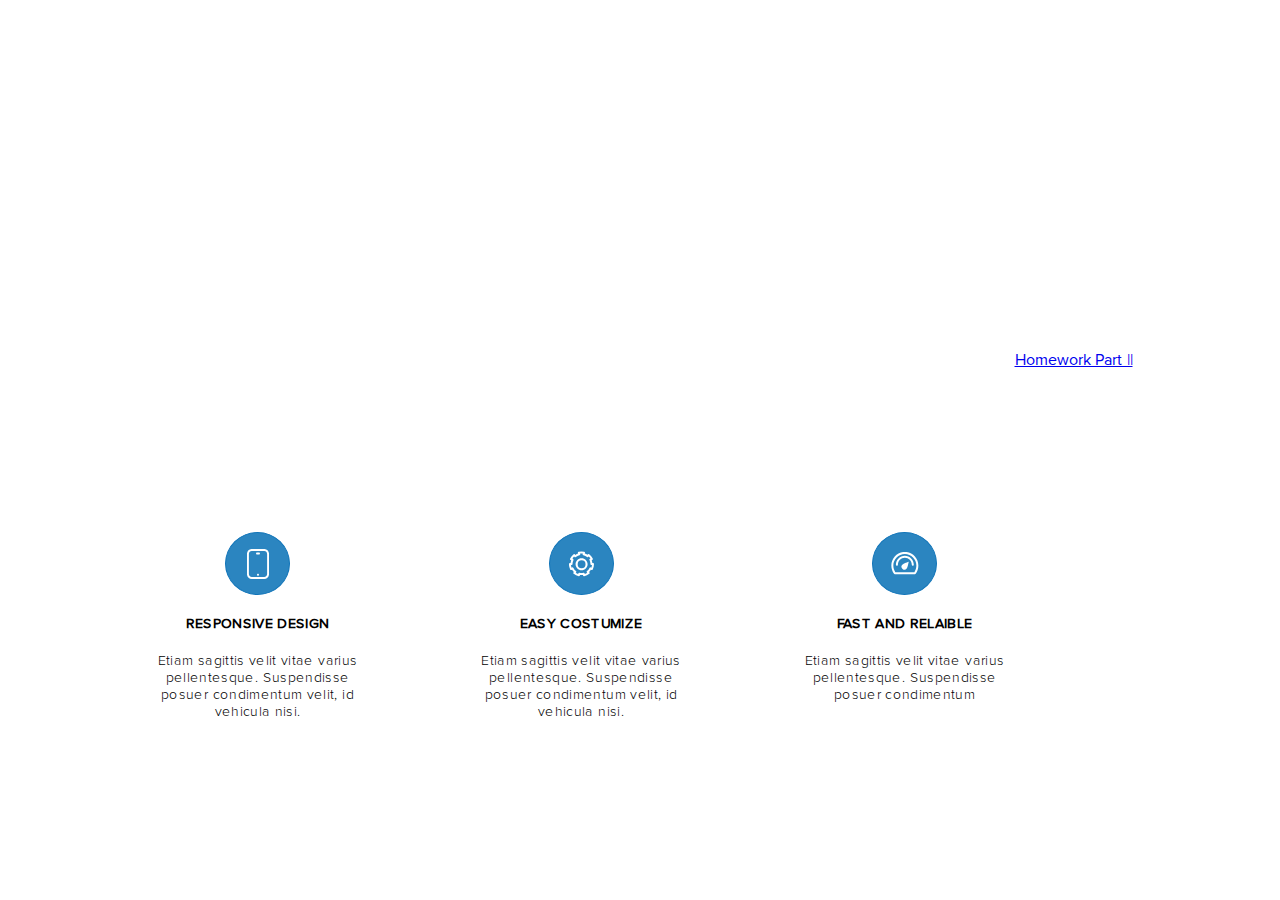
<file: index.html>
<!DOCTYPE html>
<html lang="en">

<head>
    <meta charset="UTF-8">
    <meta http-equiv="X-UA-Compatible" content="IE=edge">
    <meta name="viewport" content="width=device-width, initial-scale=1.0">
    <link rel="stylesheet" href="./styles/main.css">
    <link rel="shortcut icon" href="http://flukeout.github.io/favicon.png " type="image/x-icon">
    <title>Beetroot Homework | CSS Selectors | Part 1</title>
</head>

<body>

    <footer class="footer">
        <div class="card right">
            <div class="icon">
                <svg xmlns="http://www.w3.org/2000/svg" width="22" height="30" viewBox="0 0 22 30">
                    <g>
                        <g>
                            <path fill="#fff"
                                d="M17.266 29.975H4.736c-2.632 0-4.772-2.224-4.772-4.958V4.944c0-2.734 2.14-4.958 4.771-4.958h12.531c2.631 0 4.772 2.224 4.772 4.958v20.073c0 2.734-2.14 4.958-4.772 4.958zM4.736 1.996c-1.565 0-2.837 1.322-2.837 2.948v20.073c0 1.626 1.272 2.948 2.836 2.948h12.531c1.565 0 2.837-1.322 2.837-2.948V4.944c0-1.626-1.272-2.948-2.837-2.948zM11 26.818c-.533 0-.967-.45-.967-1.005 0-.555.434-1.005.967-1.005.533 0 .968.45.968 1.005 0 .555-.435 1.005-.968 1.005zm.968-21.387h-1.935c-.534 0-.968-.45-.968-1.005 0-.556.434-1.006.968-1.006h1.935c.534 0 .967.45.967 1.006 0 .555-.433 1.005-.967 1.005z" />
                        </g>
                    </g>
                </svg>
            </div>
            <h3>responsive design</h3>
            <p>Etiam sagittis velit vitae varius pellentesque. Suspendisse posuer condimentum velit, id vehicula nisi.
            </p>
        </div>
        <div class="card middle">
            <div class="icon">
                <svg xmlns="http://www.w3.org/2000/svg" width="25" height="26" viewBox="0 0 25 26">
                    <g>
                        <g>
                            <path fill="#fff"
                                d="M12.59 19.296c-3.315 0-6.012-2.701-6.012-6.022 0-3.32 2.697-6.022 6.013-6.022 3.315 0 6.012 2.702 6.012 6.022 0 3.32-2.697 6.022-6.012 6.022zm0-10.037a4.016 4.016 0 0 0 0 8.03 4.016 4.016 0 0 0 0-8.03zM9.92 25.29a.99.99 0 0 1-.221-.024 12.547 12.547 0 0 1-5.026-2.418 1.003 1.003 0 0 1-.16-1.41l.393-.493a11.047 11.047 0 0 1-1.803-2.261l-.57.276a1 1 0 0 1-1.34-.464 12.444 12.444 0 0 1-1.25-5.441 1.005 1.005 0 0 1 1-1.006l.624-.001c.088-.97.303-1.913.644-2.826l-.57-.274a1.001 1.001 0 0 1-.47-1.339A12.654 12.654 0 0 1 4.633 3.24a1.003 1.003 0 0 1 1.409.154l.394.491A11.058 11.058 0 0 1 9.04 2.623l-.142-.616A1.006 1.006 0 0 1 9.65.803a12.704 12.704 0 0 1 5.567-.017c.54.12.88.657.759 1.198l-.137.617c.918.298 1.8.72 2.61 1.25l.392-.495a.998.998 0 0 1 1.407-.163 12.652 12.652 0 0 1 3.49 4.345 1.005 1.005 0 0 1-.462 1.343l-.57.277c.349.917.571 1.864.663 2.833l.614-.008a1 1 0 0 1 1.015 1.004c0 1.948-.416 3.778-1.238 5.485a1.007 1.007 0 0 1-.572.511.995.995 0 0 1-.766-.043l-.572-.276a11.127 11.127 0 0 1-1.798 2.265l.393.493a1.005 1.005 0 0 1-.158 1.41 12.554 12.554 0 0 1-5.02 2.427.995.995 0 0 1-1.2-.754l-.14-.614c-.971.134-1.919.135-2.89.003l-.138.614a1.008 1.008 0 0 1-.978.782zm-3.184-3.425c.758.494 1.581.89 2.438 1.174l.118-.523a1.005 1.005 0 0 1 1.198-.758 8.73 8.73 0 0 0 3.977-.004.998.998 0 0 1 1.2.755l.119.524a10.594 10.594 0 0 0 2.436-1.178l-.333-.419a1.005 1.005 0 0 1 .156-1.41 9.042 9.042 0 0 0 2.476-3.117 1 1 0 0 1 1.338-.468l.488.235c.317-.86.518-1.753.601-2.67l-.52.006c-.265-.032-.526-.1-.716-.288a1.006 1.006 0 0 1-.3-.712 8.886 8.886 0 0 0-.907-3.895 1.004 1.004 0 0 1 .462-1.342l.485-.237a10.69 10.69 0 0 0-1.695-2.11l-.333.42a1.001 1.001 0 0 1-1.407.164 8.844 8.844 0 0 0-3.585-1.717 1.003 1.003 0 0 1-.758-1.198l.116-.523a10.76 10.76 0 0 0-2.704.009l.122.523a1.005 1.005 0 0 1-.752 1.204c-1.302.3-2.538.9-3.576 1.733a1 1 0 0 1-1.408-.154l-.335-.416a10.648 10.648 0 0 0-1.682 2.12l.487.235c.499.239.71.839.47 1.338a8.885 8.885 0 0 0-.885 3.863c0 .554-.447 1.024-1 1.025h-.53c.086.908.289 1.791.605 2.642l.486-.236a1.004 1.004 0 0 1 1.34.465 9.03 9.03 0 0 0 2.48 3.111 1.003 1.003 0 0 1 .16 1.41z" />
                        </g>
                    </g>
                </svg>
            </div>
            <h3>easy costumize</h3>
            <p>Etiam sagittis velit vitae varius pellentesque. Suspendisse posuer condimentum velit, id vehicula
                nisi.
            </p>
        </div>
        <div class="card left">
            <div class="icon">
                <svg xmlns="http://www.w3.org/2000/svg" width="28" height="23" viewBox="0 0 28 23">
                    <g>
                        <g>
                            <path fill="#fff"
                                d="M17.703 9.654s-.98 5.702-2.028 6.94a2.91 2.91 0 0 1-4.121.333 2.959 2.959 0 0 1-.33-4.151c1.046-1.238 6.48-3.122 6.48-3.122zm6.197 12.51H3.804a.998.998 0 0 1-.792-.393C1.31 19.548.335 16.565.335 13.586.335 6.038 6.4-.104 13.852-.104c7.454 0 13.517 6.13 13.517 13.665 0 2.995-.975 5.988-2.676 8.21a.997.997 0 0 1-.793.393zM4.313 20.147h19.08c1.26-1.83 1.974-4.201 1.974-6.586 0-6.422-5.166-11.647-11.515-11.647S2.338 7.15 2.338 13.586c0 2.37.715 4.731 1.975 6.56zM5.916 13.8a1.004 1.004 0 0 1-1.002-1.008c0-5.01 4.01-9.085 8.938-9.085 4.928 0 8.939 4.063 8.939 9.057 0 .557-.448 1.008-1.002 1.008a1.004 1.004 0 0 1-1.001-1.008c0-3.882-3.111-7.04-6.936-7.04-3.824 0-6.935 3.171-6.935 7.068 0 .557-.449 1.008-1.001 1.008z" />
                        </g>
                    </g>
                </svg>
            </div>
            <h3>fast and relaible</h3>
            <p>Etiam sagittis velit vitae varius pellentesque. Suspendisse posuer condimentum </p>
        </div>
    </footer>

    <div class="link-homework">
        <a href="./shopping-list.html">Homework Part ||</a>
    </div>
</body>

</html>
</file>
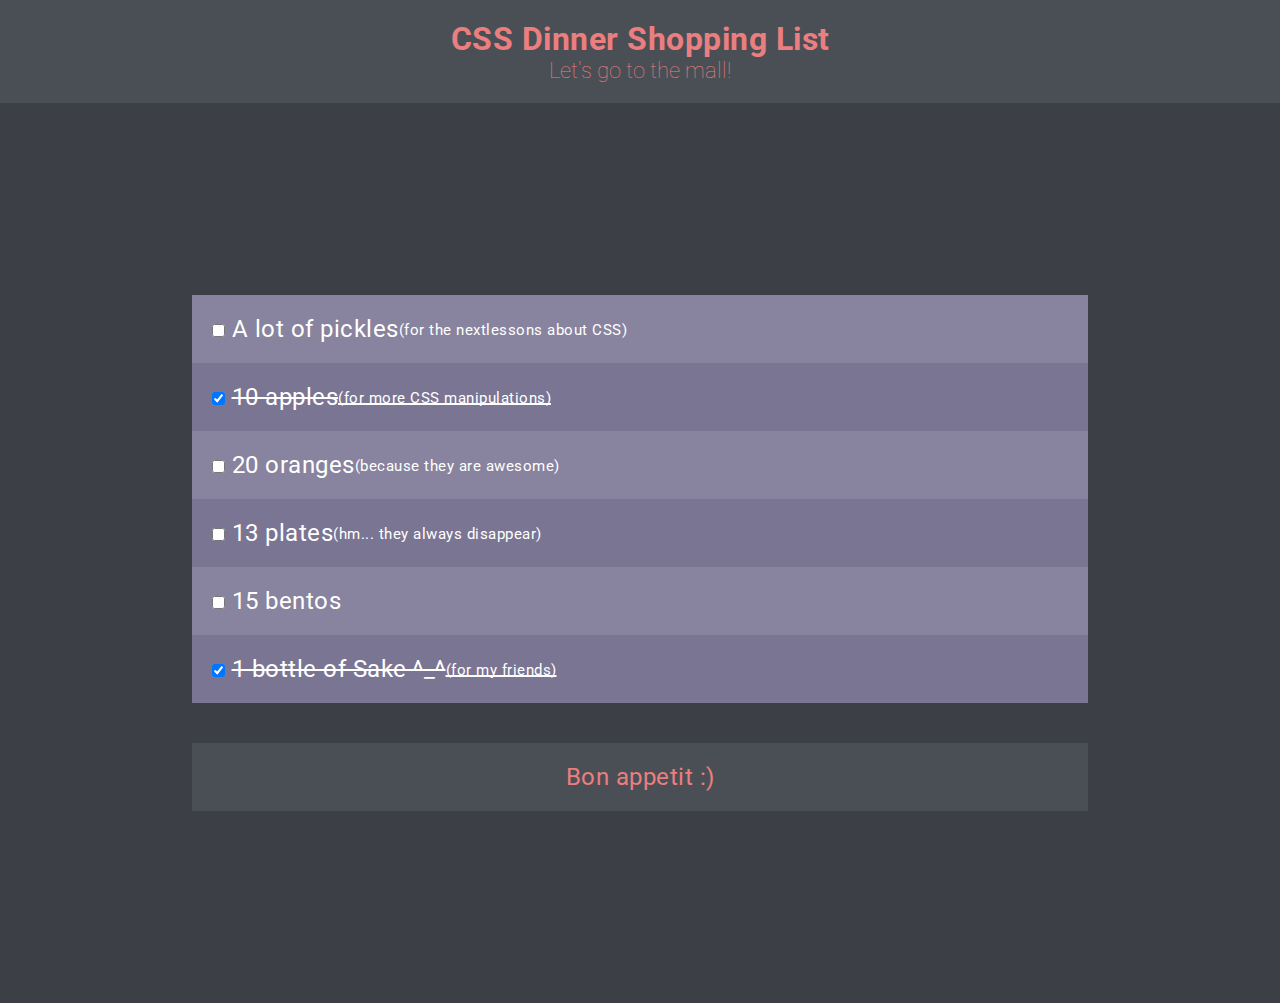
<file: shopping-list.html>
<!DOCTYPE html>
<html lang="en">

<head>
    <meta charset="UTF-8">
    <meta http-equiv="X-UA-Compatible" content="IE=edge">
    <link rel="stylesheet" href="./styles/dinner.css">
    <meta name="viewport" content="width=device-width, initial-scale=1.0">
    <link rel="shortcut icon" href="http://flukeout.github.io/favicon.png " type="image/x-icon">
    <title>Beetroot Homework CSS Selectors | Part 2</title>
</head>

<body>
    <header>
        <h1>CSS Dinner Shopping List</h1>
        <h3>Let's go to the mall!</h3>
    </header>
    <main>
        <ul>
            <li> <input type="checkbox" id="list1" name="list">
                <label for="list1"><span class="big-letters">A lot of pickles</span><span class="small-letters">(for the
                        nextlessons about
                        CSS)</span></label>
            </li>

            <li>
                <input type="checkbox" id="list2" name="list" checked>
                <label for="list2"><span class="big-letters">10 apples</span><span class="small-letters">(for more CSS
                        manipulations)</span></label>
            </li>

            <li>
                <input type="checkbox" id="list3" name="list">
                <label for="list3"><span class="big-letters">20 oranges</span><span class="small-letters">(because they
                        are awesome)</span></label>

            </li>

            <li>
                <input type="checkbox" id="list4" name="list">
                <label for="list4"><span class="big-letters">13 plates</span><span class="small-letters">(hm... they
                        always
                        disappear)</span></label>
            </li>

            <li>
                <input type="checkbox" id="list5" name="list">
                <label for="list5"><span class="big-letters">15 bentos</span></label>
            </li>

            <li>
                <input type="checkbox" id="list6" name="list" checked>
                <label for="list6"><span class="big-letters">1 bottle of Sake ^_^</span><span class="small-letters">(for
                        my friends)</span></label>

            </li>

            <li>Bon appetit :)</li>

        </ul>
    </main>



</body>

</html>
</file>
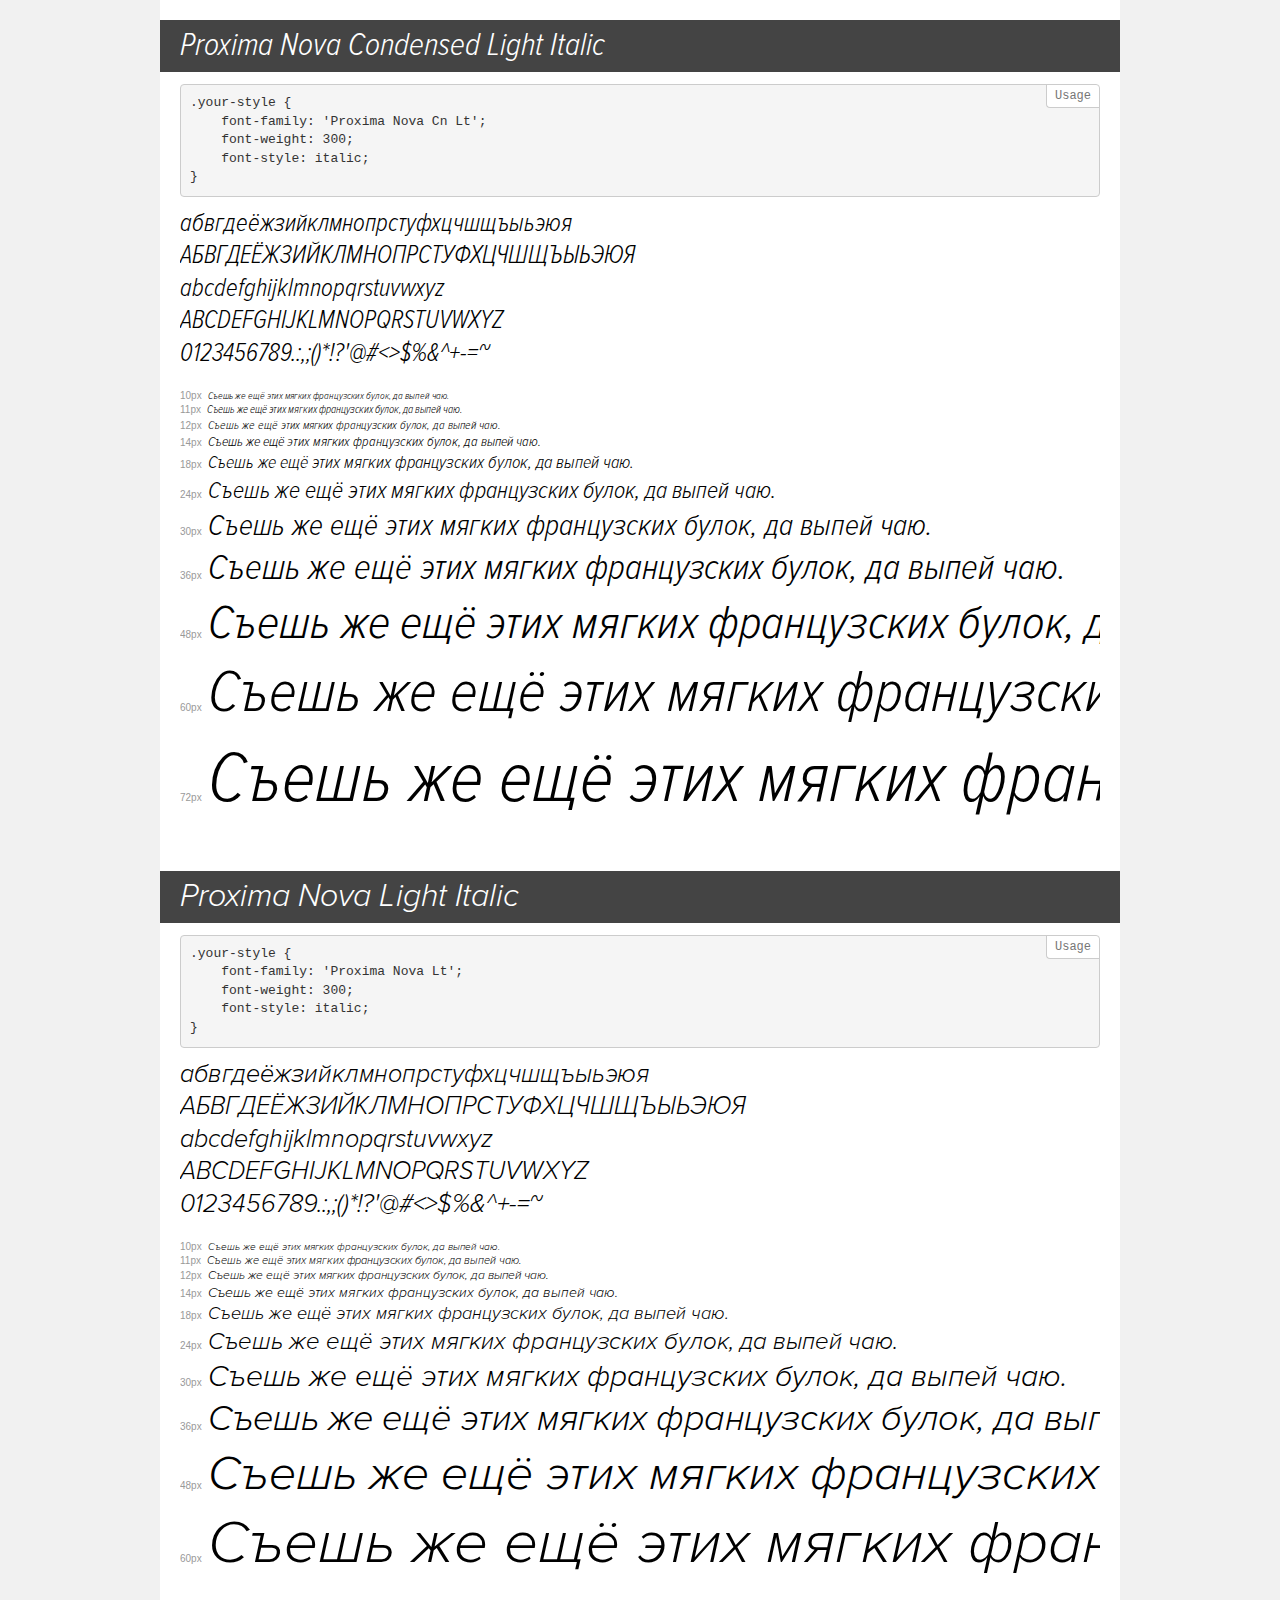
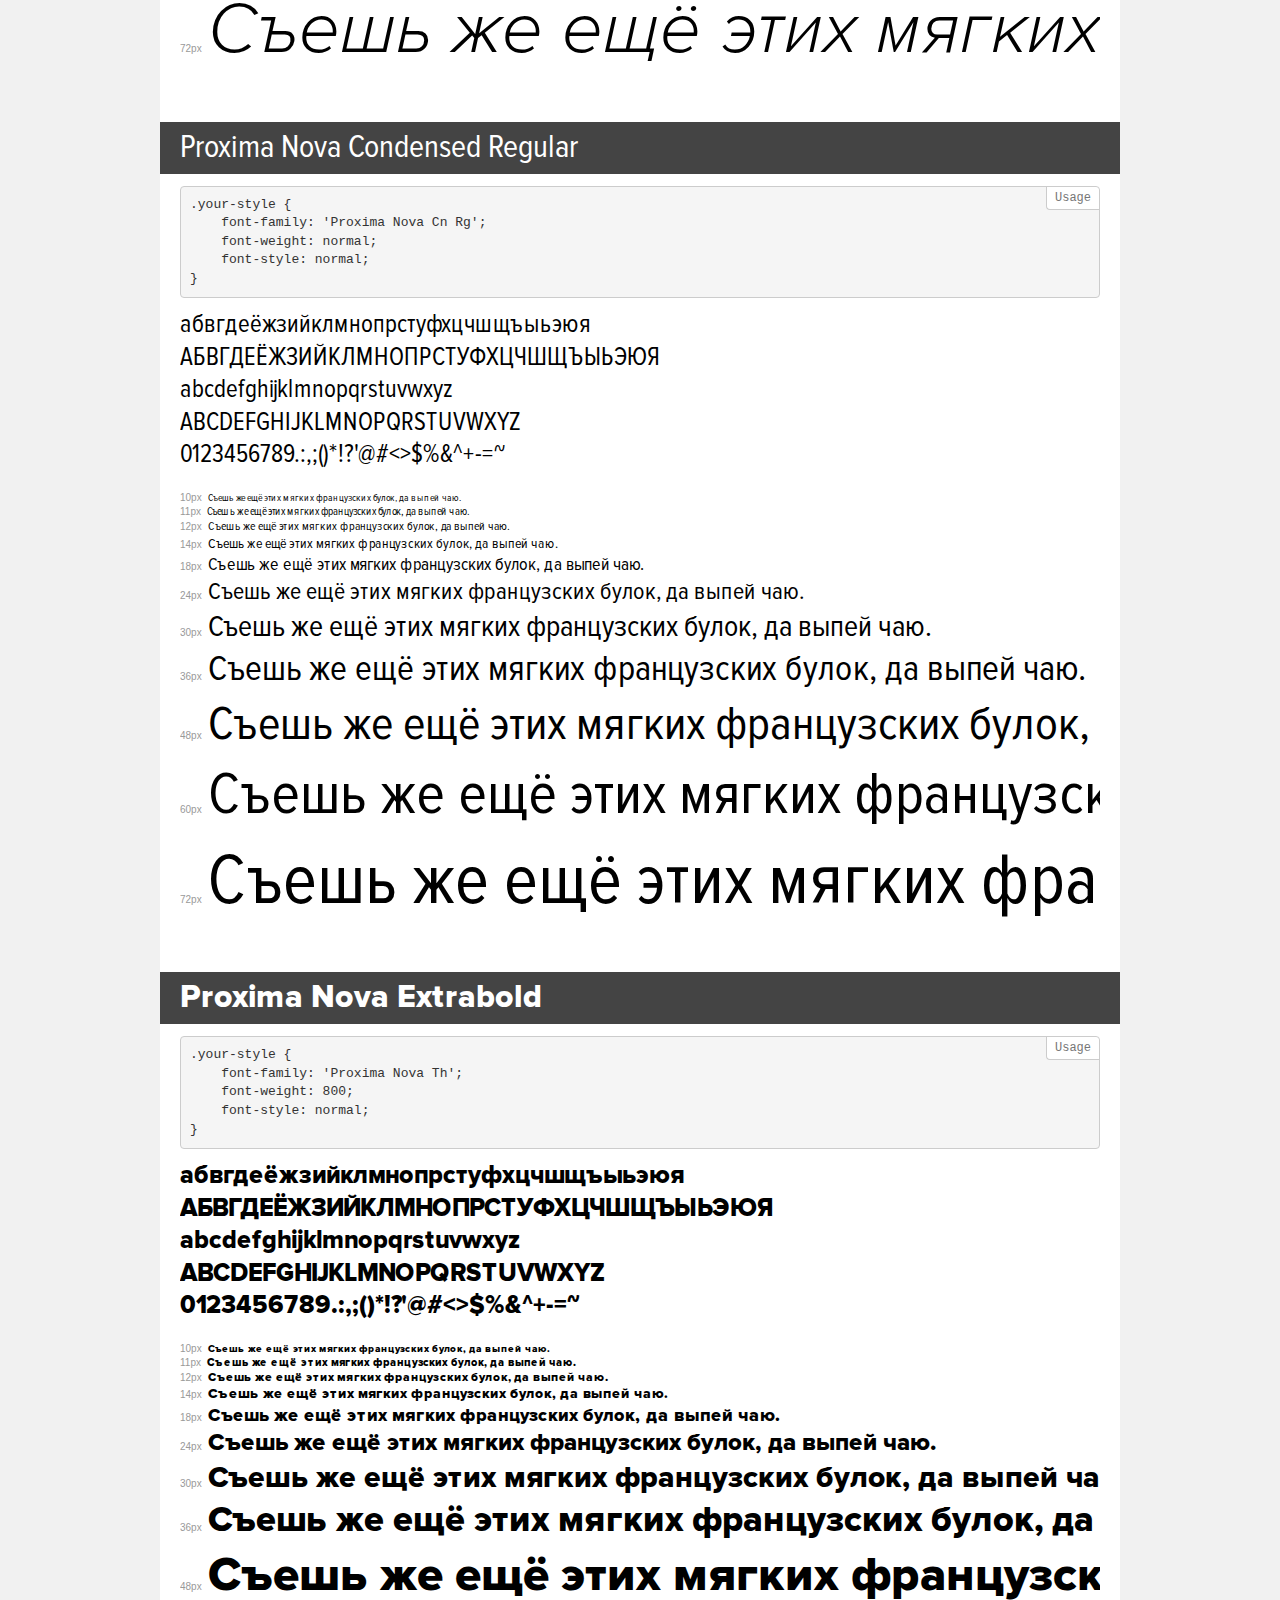
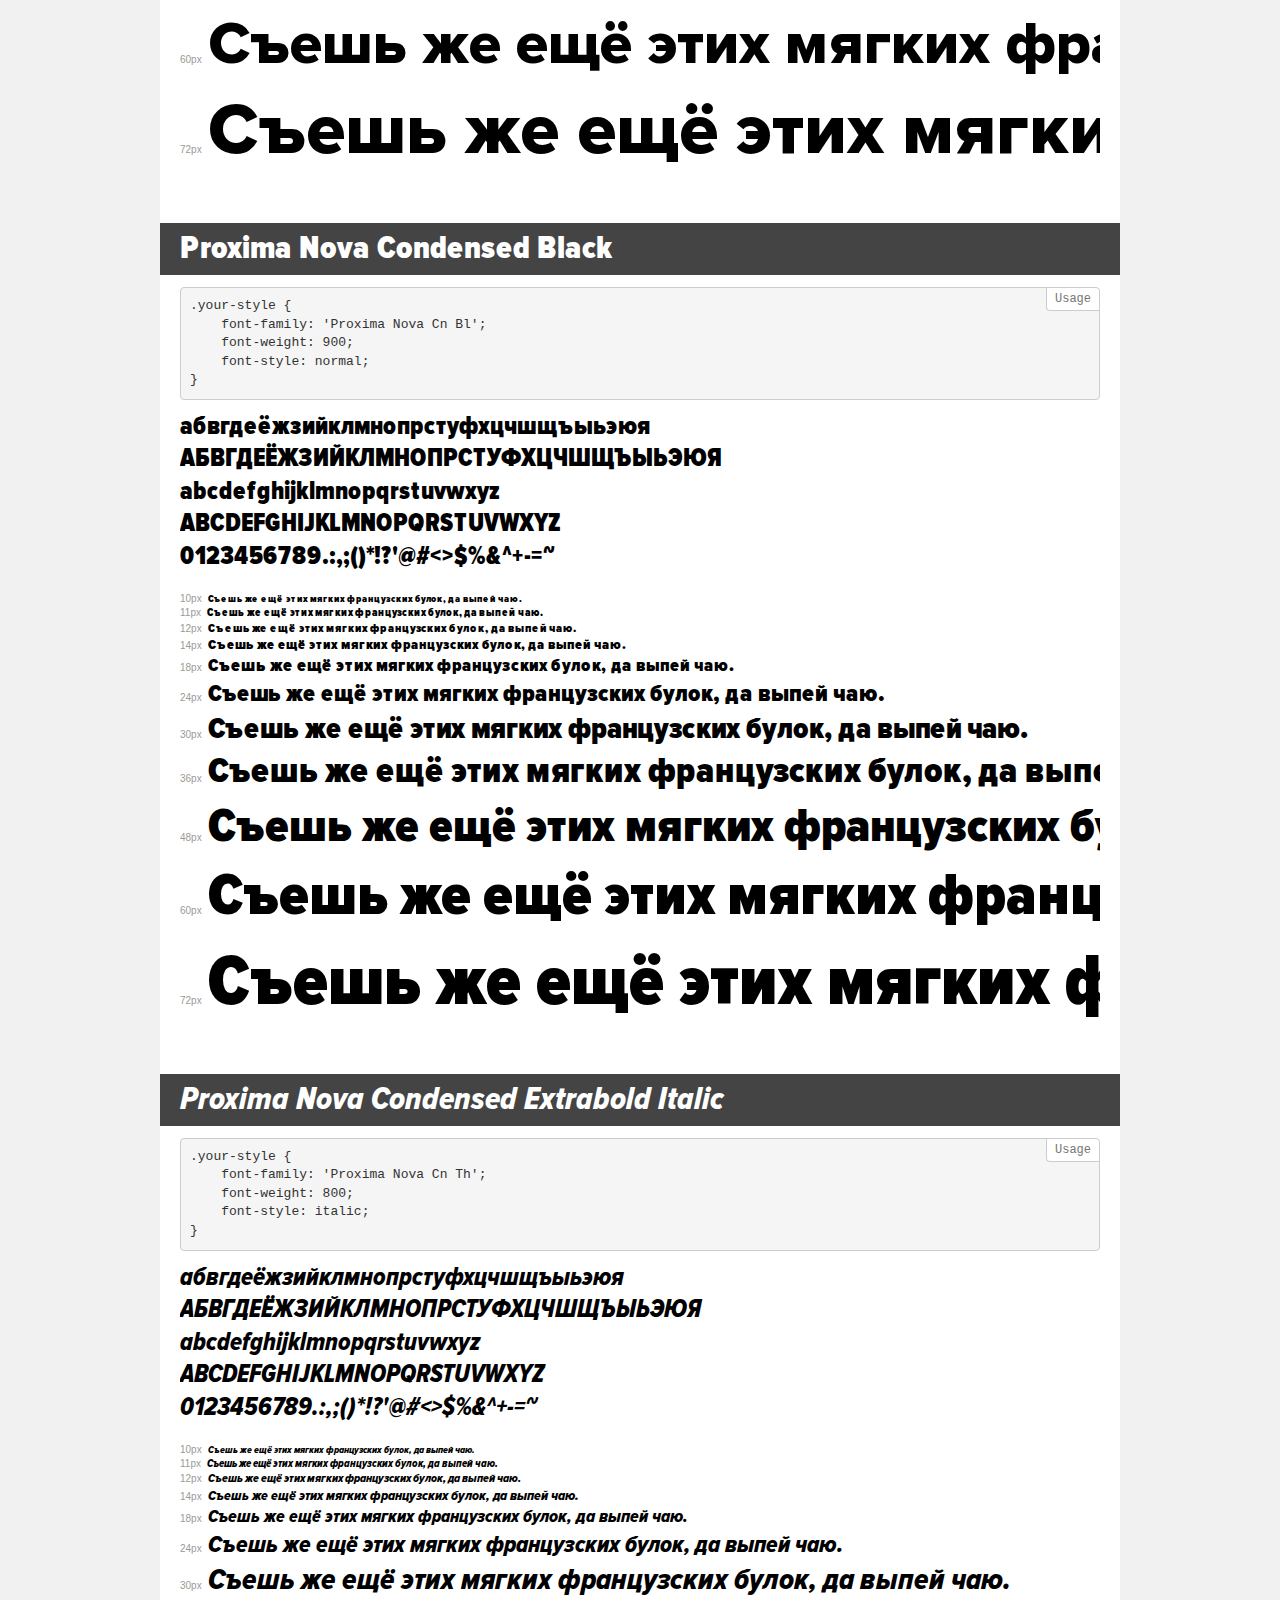
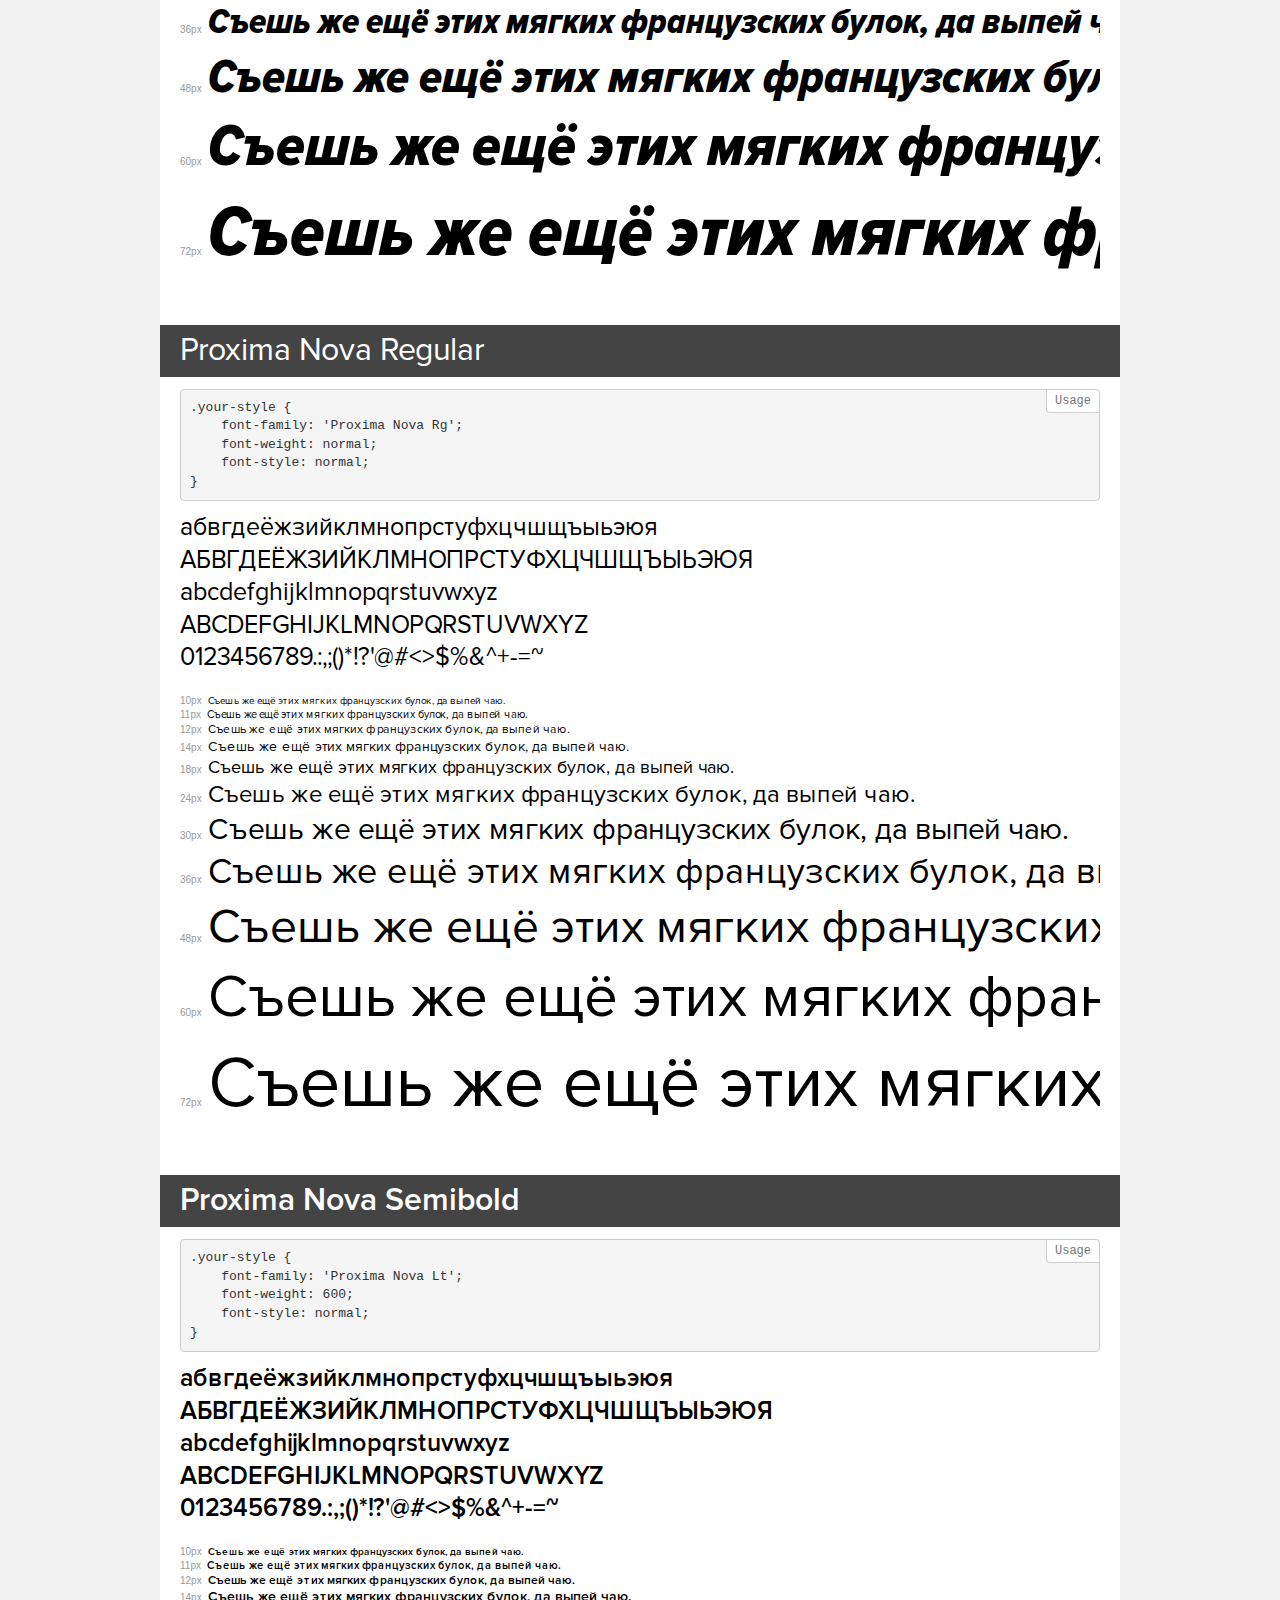
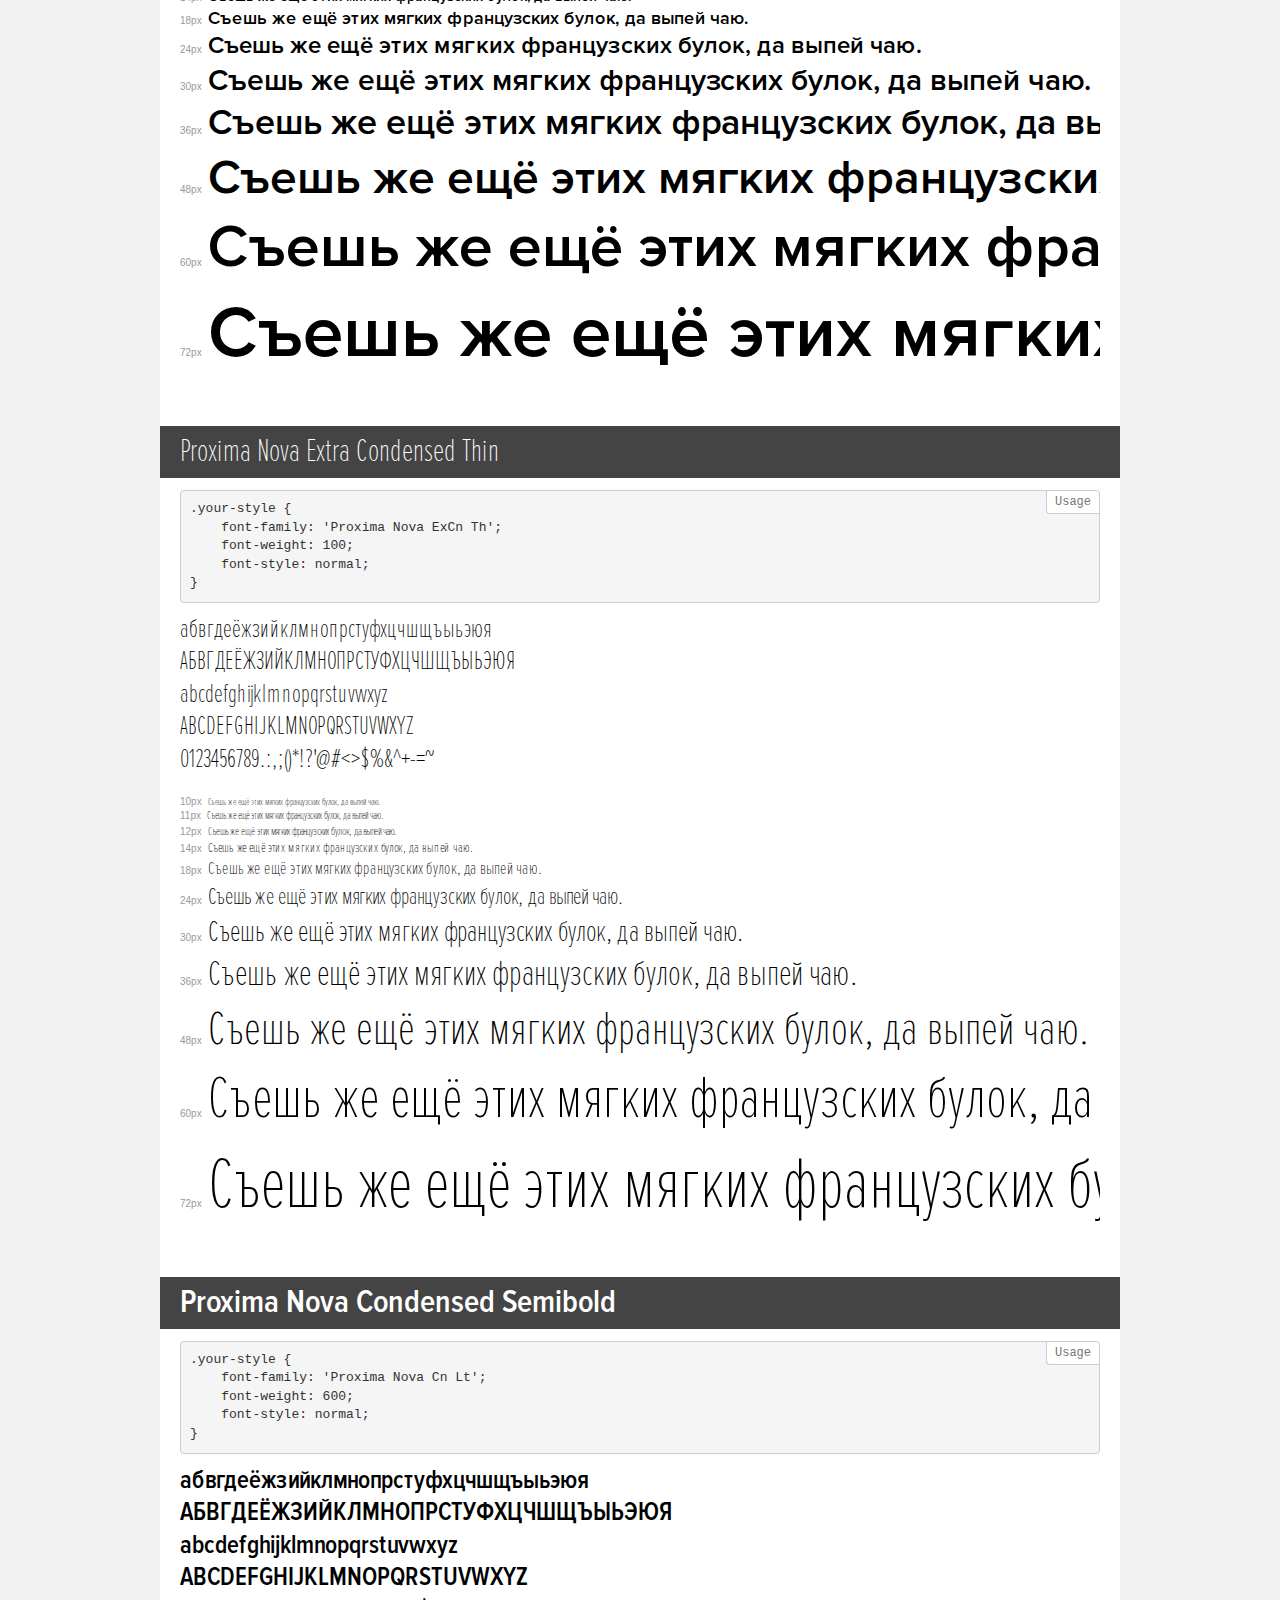
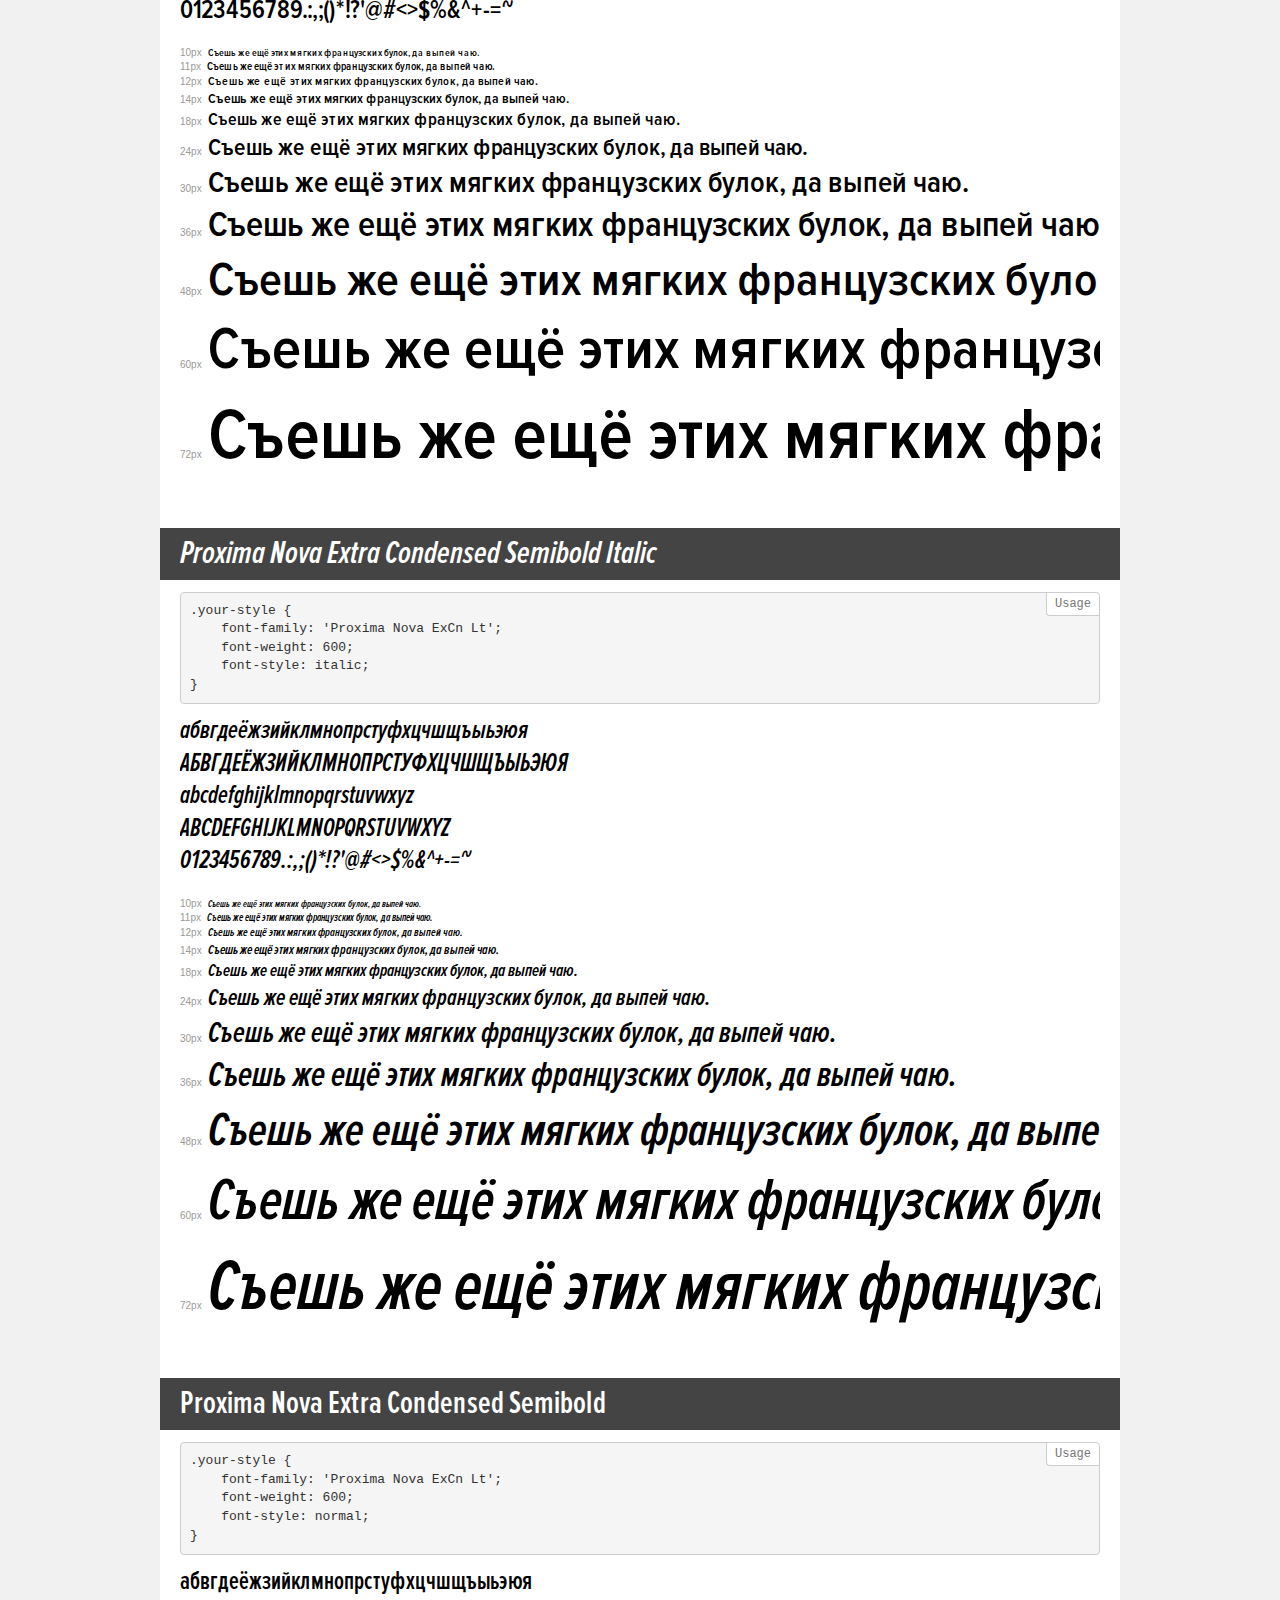
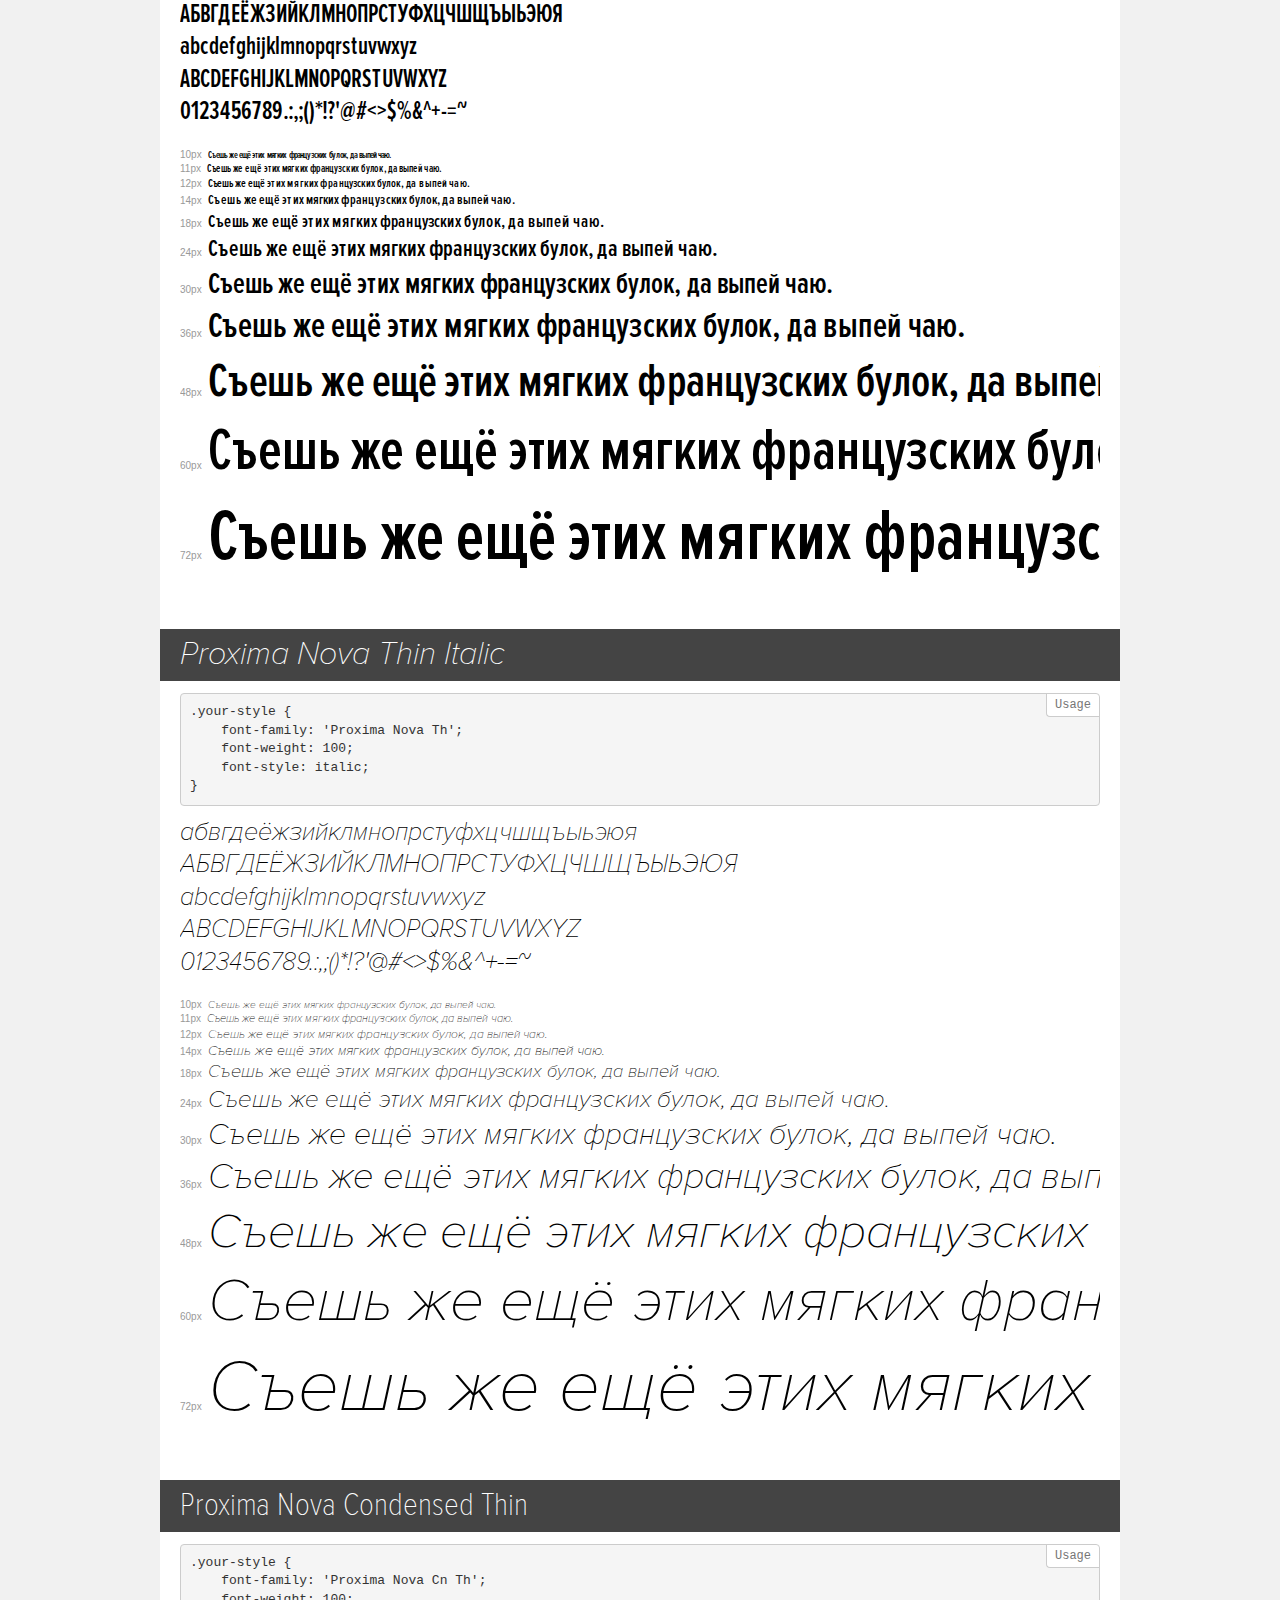
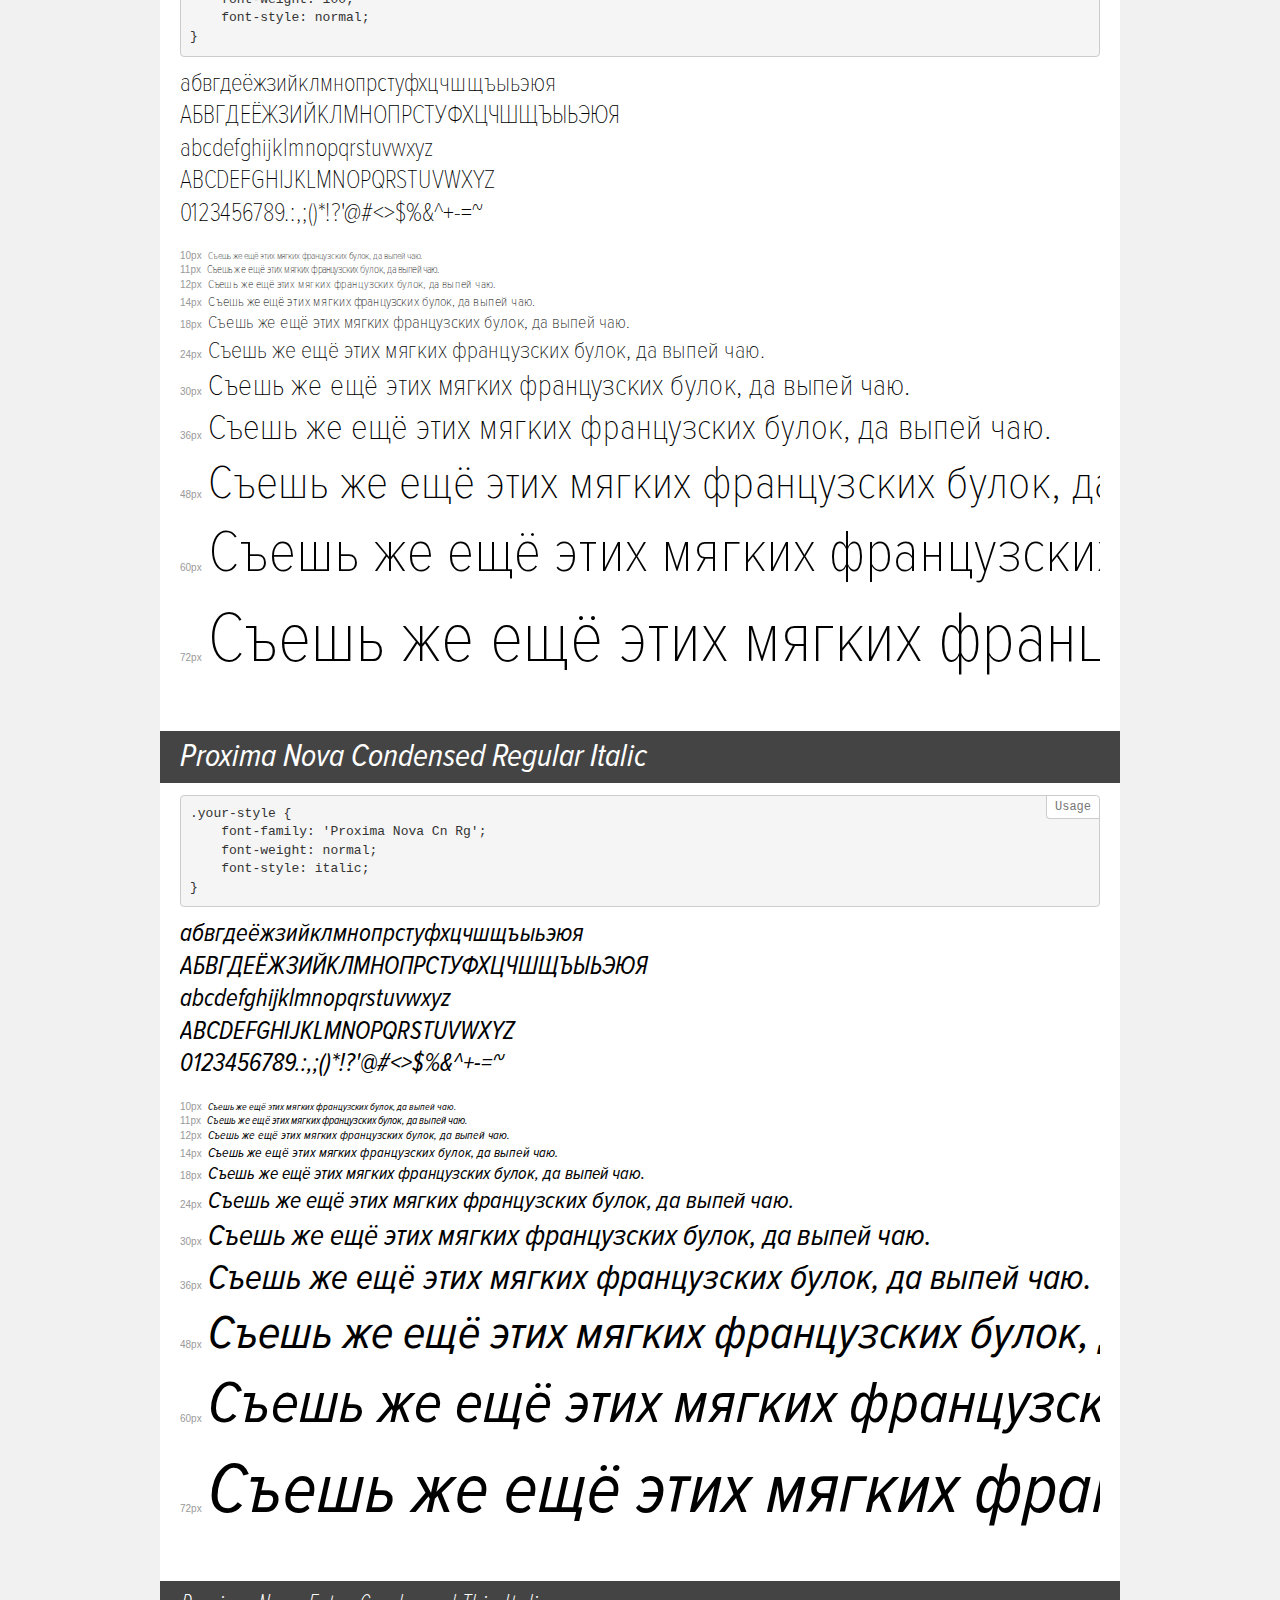
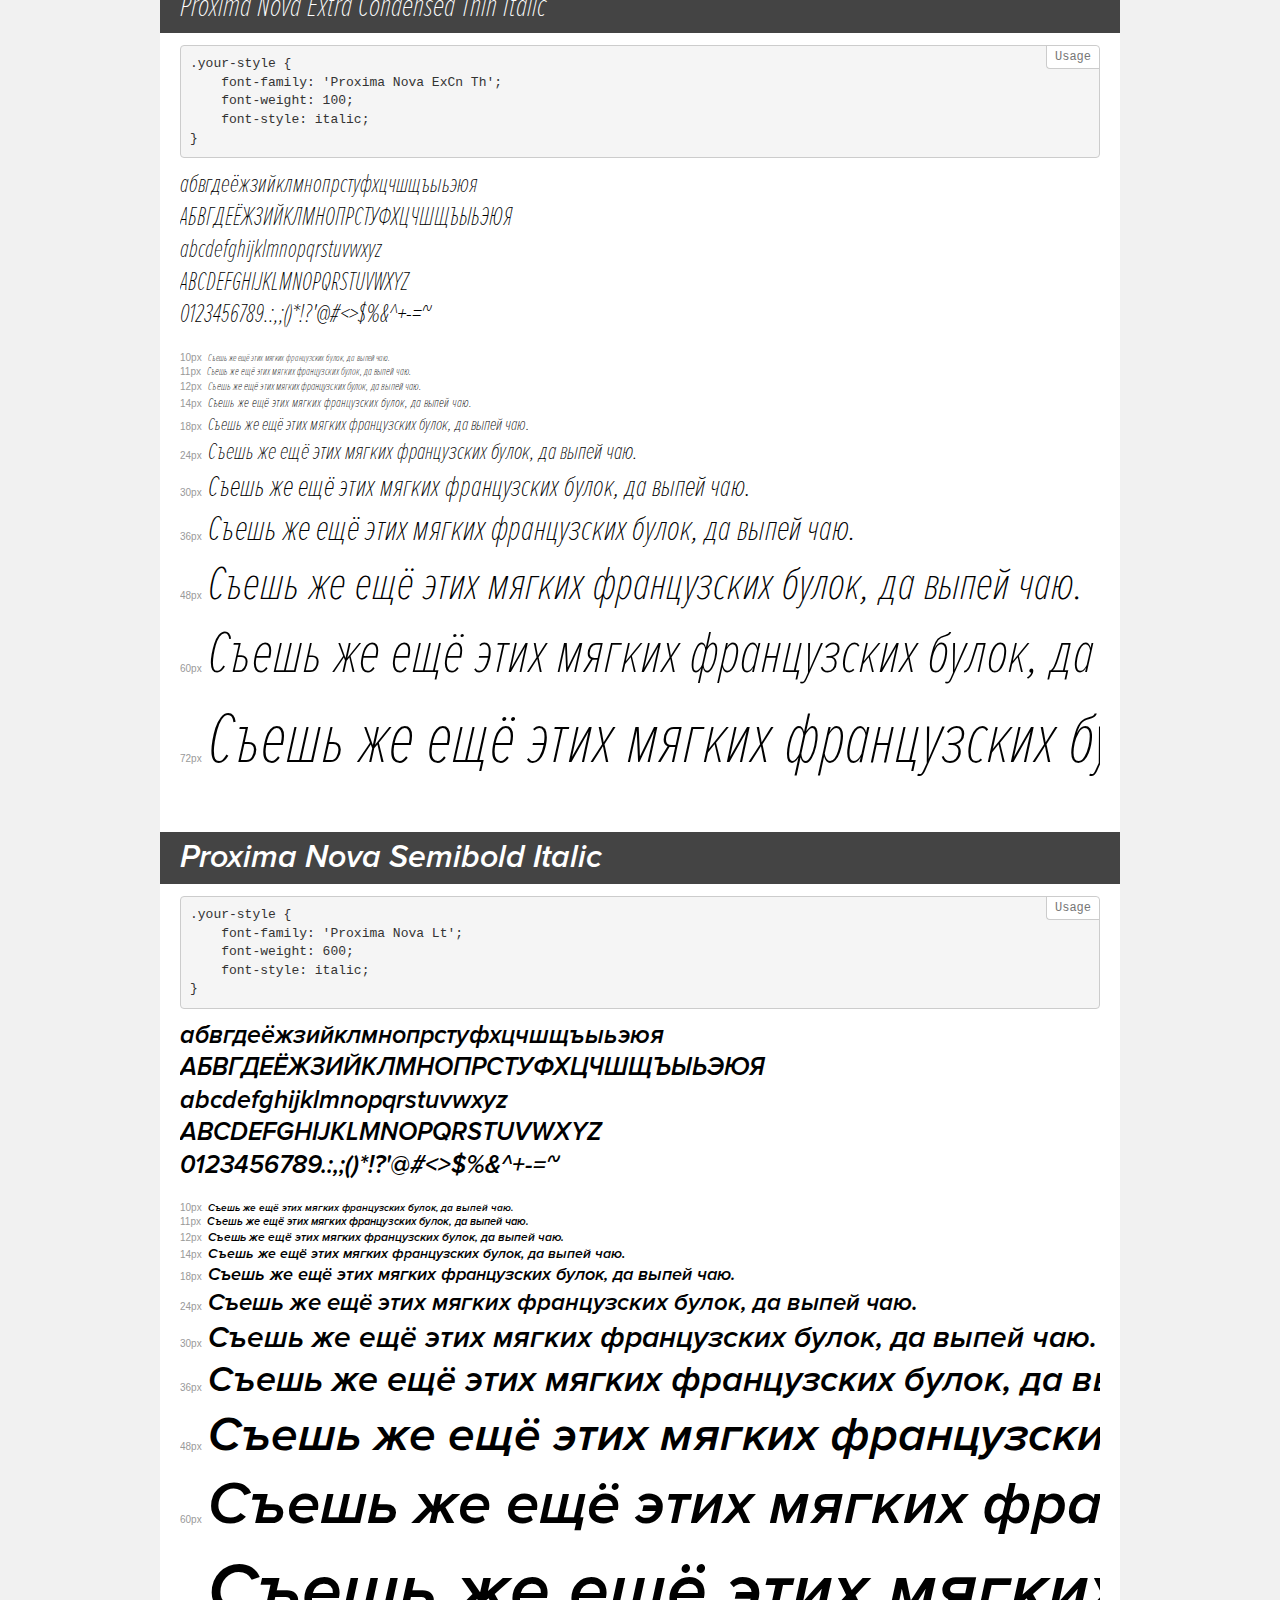
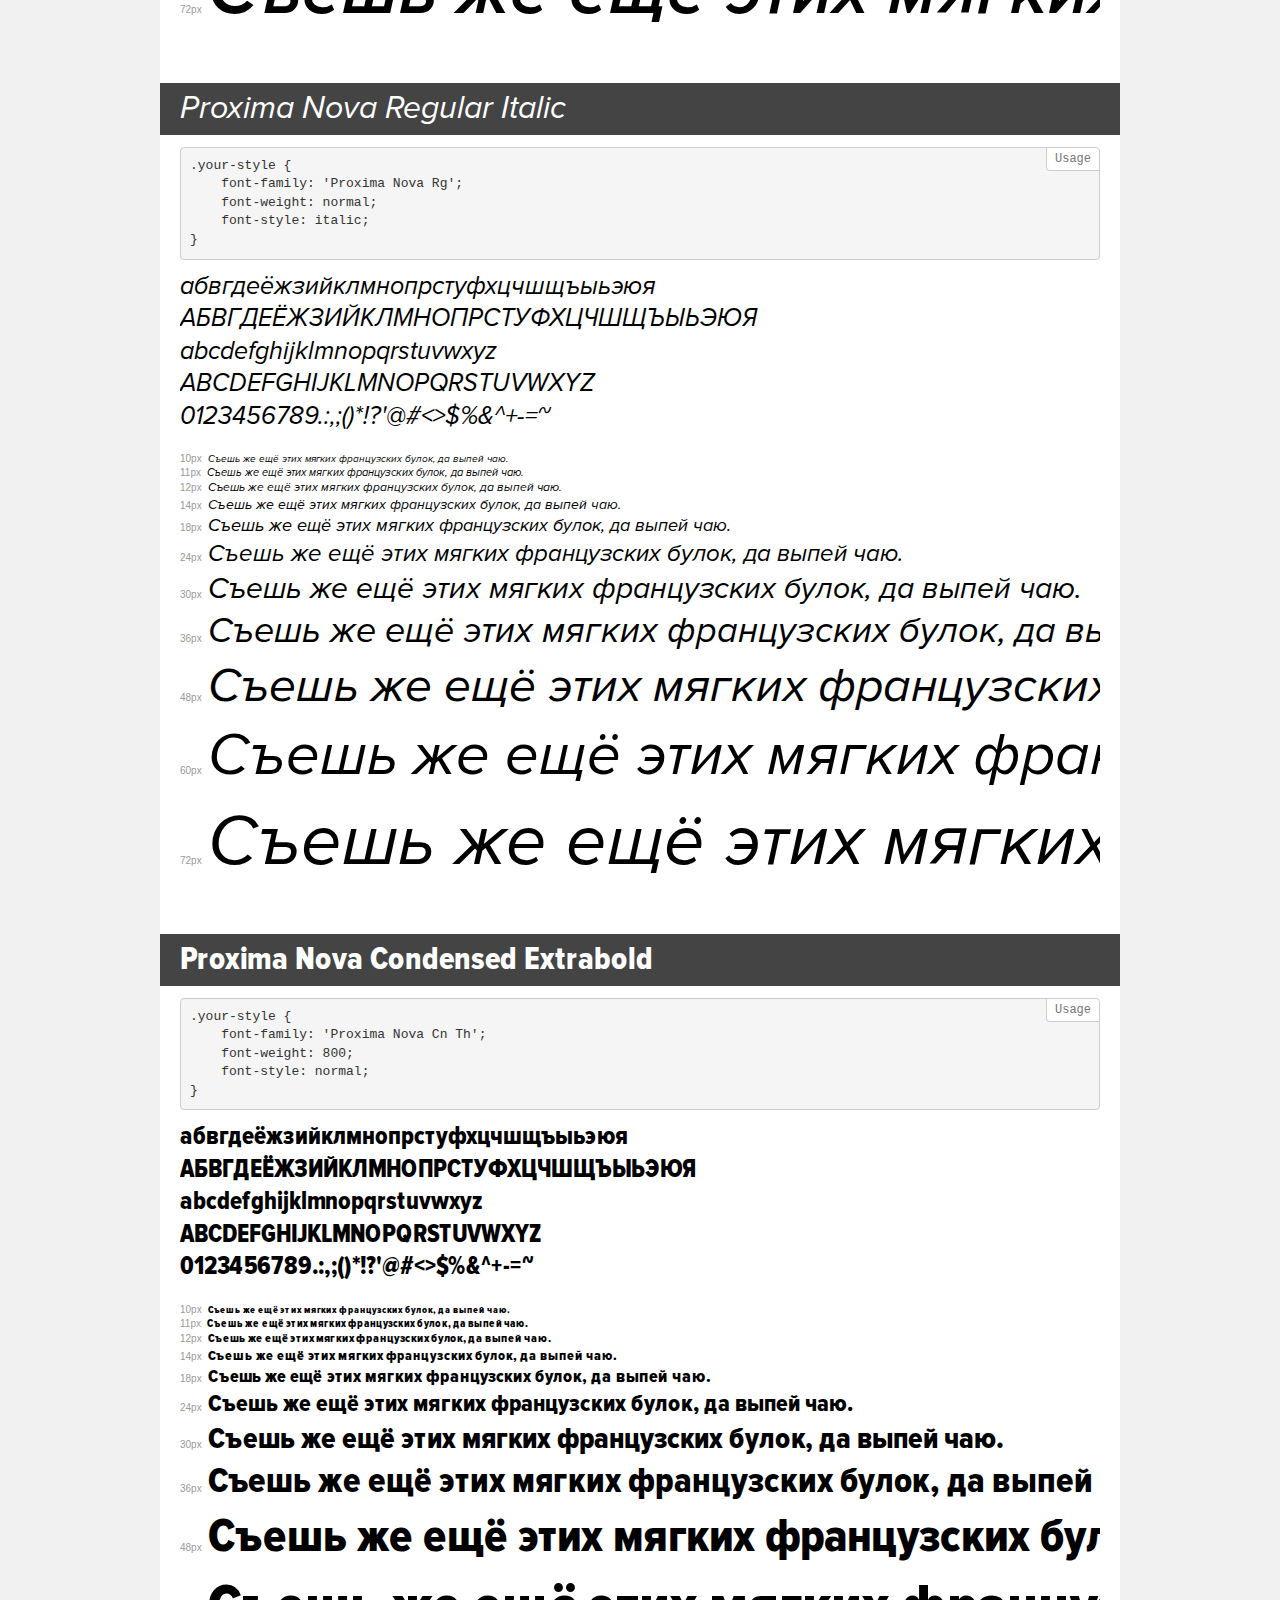
<file: styles/ProximaNova/demo.html>
<!DOCTYPE html>
<html>
<head>
	<meta charset="utf-8">
	<meta http-equiv="X-UA-Compatible" content="IE=edge">
	<meta name="viewport" content="width=device-width, initial-scale=1">
	<meta name="robots" content="noindex, noarchive">
	<title>Transfonter demo</title>
	<link href="stylesheet.css" rel="stylesheet">
	<style>
		/*
		http://meyerweb.com/eric/tools/css/reset/
		v2.0 | 20110126
		License: none (public domain)
		*/
		html, body, div, span, applet, object, iframe,
		h1, h2, h3, h4, h5, h6, p, blockquote, pre,
		a, abbr, acronym, address, big, cite, code,
		del, dfn, em, img, ins, kbd, q, s, samp,
		small, strike, strong, sub, sup, tt, var,
		b, u, i, center,
		dl, dt, dd, ol, ul, li,
		fieldset, form, label, legend,
		table, caption, tbody, tfoot, thead, tr, th, td,
		article, aside, canvas, details, embed,
		figure, figcaption, footer, header, hgroup,
		menu, nav, output, ruby, section, summary,
		time, mark, audio, video {
			margin: 0;
			padding: 0;
			border: 0;
			font-size: 100%;
			font: inherit;
			vertical-align: baseline;
		}
		/* HTML5 display-role reset for older browsers */
		article, aside, details, figcaption, figure,
		footer, header, hgroup, menu, nav, section {
			display: block;
		}
		body {
			line-height: 1;
		}
		ol, ul {
			list-style: none;
		}
		blockquote, q {
			quotes: none;
		}
		blockquote:before, blockquote:after,
		q:before, q:after {
			content: '';
			content: none;
		}
		table {
			border-collapse: collapse;
			border-spacing: 0;
		}
		/* common styles */
		body {
			background: #f1f1f1;
			color: #000;
		}
		.page {
			background: #fff;
			width: 920px;
			margin: 0 auto;
			padding: 20px 20px 0 20px;
			overflow: hidden;
		}
		.font-container {
			overflow-x: auto;
			overflow-y: hidden;
			margin-bottom: 40px;
			line-height: 1.3;
			white-space: nowrap;
			padding-bottom: 5px;
		}
		h1 {
			position: relative;
			background: #444;
			font-size: 32px;
			color: #fff;
			padding: 10px 20px;
			margin: 0 -20px 12px -20px;
		}
		.letters {
			font-size: 25px;
			margin-bottom: 20px;
		}
		.s10:before {
			content: '10px';
		}
		.s11:before {
			content: '11px';
		}
		.s12:before {
			content: '12px';
		}
		.s14:before {
			content: '14px';
		}
		.s18:before {
			content: '18px';
		}
		.s24:before {
			content: '24px';
		}
		.s30:before {
			content: '30px';
		}
		.s36:before {
			content: '36px';
		}
		.s48:before {
			content: '48px';
		}
		.s60:before {
			content: '60px';
		}
		.s72:before {
			content: '72px';
		}
		.s10:before, .s11:before, .s12:before, .s14:before,
		.s18:before, .s24:before, .s30:before, .s36:before,
		.s48:before, .s60:before, .s72:before {
			font-family: Arial, sans-serif;
			font-size: 10px;
			font-weight: normal;
			font-style: normal;
			color: #999;
			padding-right: 6px;
		}
		pre {
			display: block;
			position: relative;
			padding: 9px;
			margin: 0 0 10px;
			font-family: Monaco, Menlo, Consolas, "Courier New", monospace !important;
			font-size: 13px;
			line-height: 1.428571429;
			color: #333;
			font-weight: normal !important;
			font-style: normal !important;
			background-color: #f5f5f5;
			border: 1px solid #ccc;
			overflow-x: auto;
			border-radius: 4px;
		}
		pre:after {
			display: block;
			position: absolute;
			right: 0;
			top: 0;
			content: 'Usage';
			line-height: 1;
			padding: 5px 8px;
			font-size: 12px;
			color: #767676;
			background-color: #fff;
			border: 1px solid #ccc;
			border-right: none;
			border-top: none;
			border-radius: 0 4px 0 4px;
			z-index: 10;
		}
		/* responsive */
		@media (max-width: 959px) {
			.page {
				width: auto;
				margin: 0;
			}
		}
	</style>
</head>
<body>
<div class="page">
	<div class="demo" style="font-family: 'Proxima Nova Cn Lt'; font-weight: 300; font-style: italic;">
		<h1>Proxima Nova Condensed Light Italic</h1>
		<pre>.your-style {
    font-family: 'Proxima Nova Cn Lt';
    font-weight: 300;
    font-style: italic;
}</pre>
		<div class="font-container">
			<p class="letters">
				абвгдеёжзийклмнопрстуфхцчшщъыьэюя <br />
				АБВГДЕЁЖЗИЙКЛМНОПРСТУФХЦЧШЩЪЫЬЭЮЯ <br />
				abcdefghijklmnopqrstuvwxyz <br />
				ABCDEFGHIJKLMNOPQRSTUVWXYZ <br />				0123456789.:,;()*!?'@#<>$%&^+-=~
			</p>
			<p class="s10" style="font-size: 10px;">Съешь же ещё этих мягких французских булок, да выпей чаю.</p>
			<p class="s11" style="font-size: 11px;">Съешь же ещё этих мягких французских булок, да выпей чаю.</p>
			<p class="s12" style="font-size: 12px;">Съешь же ещё этих мягких французских булок, да выпей чаю.</p>
			<p class="s14" style="font-size: 14px;">Съешь же ещё этих мягких французских булок, да выпей чаю.</p>
			<p class="s18" style="font-size: 18px;">Съешь же ещё этих мягких французских булок, да выпей чаю.</p>
			<p class="s24" style="font-size: 24px;">Съешь же ещё этих мягких французских булок, да выпей чаю.</p>
			<p class="s30" style="font-size: 30px;">Съешь же ещё этих мягких французских булок, да выпей чаю.</p>
			<p class="s36" style="font-size: 36px;">Съешь же ещё этих мягких французских булок, да выпей чаю.</p>
			<p class="s48" style="font-size: 48px;">Съешь же ещё этих мягких французских булок, да выпей чаю.</p>
			<p class="s60" style="font-size: 60px;">Съешь же ещё этих мягких французских булок, да выпей чаю.</p>
			<p class="s72" style="font-size: 72px;">Съешь же ещё этих мягких французских булок, да выпей чаю.</p>
		</div>
	</div>
	<div class="demo" style="font-family: 'Proxima Nova Lt'; font-weight: 300; font-style: italic;">
		<h1>Proxima Nova Light Italic</h1>
		<pre>.your-style {
    font-family: 'Proxima Nova Lt';
    font-weight: 300;
    font-style: italic;
}</pre>
		<div class="font-container">
			<p class="letters">
				абвгдеёжзийклмнопрстуфхцчшщъыьэюя <br />
				АБВГДЕЁЖЗИЙКЛМНОПРСТУФХЦЧШЩЪЫЬЭЮЯ <br />
				abcdefghijklmnopqrstuvwxyz <br />
				ABCDEFGHIJKLMNOPQRSTUVWXYZ <br />				0123456789.:,;()*!?'@#<>$%&^+-=~
			</p>
			<p class="s10" style="font-size: 10px;">Съешь же ещё этих мягких французских булок, да выпей чаю.</p>
			<p class="s11" style="font-size: 11px;">Съешь же ещё этих мягких французских булок, да выпей чаю.</p>
			<p class="s12" style="font-size: 12px;">Съешь же ещё этих мягких французских булок, да выпей чаю.</p>
			<p class="s14" style="font-size: 14px;">Съешь же ещё этих мягких французских булок, да выпей чаю.</p>
			<p class="s18" style="font-size: 18px;">Съешь же ещё этих мягких французских булок, да выпей чаю.</p>
			<p class="s24" style="font-size: 24px;">Съешь же ещё этих мягких французских булок, да выпей чаю.</p>
			<p class="s30" style="font-size: 30px;">Съешь же ещё этих мягких французских булок, да выпей чаю.</p>
			<p class="s36" style="font-size: 36px;">Съешь же ещё этих мягких французских булок, да выпей чаю.</p>
			<p class="s48" style="font-size: 48px;">Съешь же ещё этих мягких французских булок, да выпей чаю.</p>
			<p class="s60" style="font-size: 60px;">Съешь же ещё этих мягких французских булок, да выпей чаю.</p>
			<p class="s72" style="font-size: 72px;">Съешь же ещё этих мягких французских булок, да выпей чаю.</p>
		</div>
	</div>
	<div class="demo" style="font-family: 'Proxima Nova Cn Rg'; font-weight: normal; font-style: normal;">
		<h1>Proxima Nova Condensed Regular</h1>
		<pre>.your-style {
    font-family: 'Proxima Nova Cn Rg';
    font-weight: normal;
    font-style: normal;
}</pre>
		<div class="font-container">
			<p class="letters">
				абвгдеёжзийклмнопрстуфхцчшщъыьэюя <br />
				АБВГДЕЁЖЗИЙКЛМНОПРСТУФХЦЧШЩЪЫЬЭЮЯ <br />
				abcdefghijklmnopqrstuvwxyz <br />
				ABCDEFGHIJKLMNOPQRSTUVWXYZ <br />				0123456789.:,;()*!?'@#<>$%&^+-=~
			</p>
			<p class="s10" style="font-size: 10px;">Съешь же ещё этих мягких французских булок, да выпей чаю.</p>
			<p class="s11" style="font-size: 11px;">Съешь же ещё этих мягких французских булок, да выпей чаю.</p>
			<p class="s12" style="font-size: 12px;">Съешь же ещё этих мягких французских булок, да выпей чаю.</p>
			<p class="s14" style="font-size: 14px;">Съешь же ещё этих мягких французских булок, да выпей чаю.</p>
			<p class="s18" style="font-size: 18px;">Съешь же ещё этих мягких французских булок, да выпей чаю.</p>
			<p class="s24" style="font-size: 24px;">Съешь же ещё этих мягких французских булок, да выпей чаю.</p>
			<p class="s30" style="font-size: 30px;">Съешь же ещё этих мягких французских булок, да выпей чаю.</p>
			<p class="s36" style="font-size: 36px;">Съешь же ещё этих мягких французских булок, да выпей чаю.</p>
			<p class="s48" style="font-size: 48px;">Съешь же ещё этих мягких французских булок, да выпей чаю.</p>
			<p class="s60" style="font-size: 60px;">Съешь же ещё этих мягких французских булок, да выпей чаю.</p>
			<p class="s72" style="font-size: 72px;">Съешь же ещё этих мягких французских булок, да выпей чаю.</p>
		</div>
	</div>
	<div class="demo" style="font-family: 'Proxima Nova Th'; font-weight: 800; font-style: normal;">
		<h1>Proxima Nova Extrabold</h1>
		<pre>.your-style {
    font-family: 'Proxima Nova Th';
    font-weight: 800;
    font-style: normal;
}</pre>
		<div class="font-container">
			<p class="letters">
				абвгдеёжзийклмнопрстуфхцчшщъыьэюя <br />
				АБВГДЕЁЖЗИЙКЛМНОПРСТУФХЦЧШЩЪЫЬЭЮЯ <br />
				abcdefghijklmnopqrstuvwxyz <br />
				ABCDEFGHIJKLMNOPQRSTUVWXYZ <br />				0123456789.:,;()*!?'@#<>$%&^+-=~
			</p>
			<p class="s10" style="font-size: 10px;">Съешь же ещё этих мягких французских булок, да выпей чаю.</p>
			<p class="s11" style="font-size: 11px;">Съешь же ещё этих мягких французских булок, да выпей чаю.</p>
			<p class="s12" style="font-size: 12px;">Съешь же ещё этих мягких французских булок, да выпей чаю.</p>
			<p class="s14" style="font-size: 14px;">Съешь же ещё этих мягких французских булок, да выпей чаю.</p>
			<p class="s18" style="font-size: 18px;">Съешь же ещё этих мягких французских булок, да выпей чаю.</p>
			<p class="s24" style="font-size: 24px;">Съешь же ещё этих мягких французских булок, да выпей чаю.</p>
			<p class="s30" style="font-size: 30px;">Съешь же ещё этих мягких французских булок, да выпей чаю.</p>
			<p class="s36" style="font-size: 36px;">Съешь же ещё этих мягких французских булок, да выпей чаю.</p>
			<p class="s48" style="font-size: 48px;">Съешь же ещё этих мягких французских булок, да выпей чаю.</p>
			<p class="s60" style="font-size: 60px;">Съешь же ещё этих мягких французских булок, да выпей чаю.</p>
			<p class="s72" style="font-size: 72px;">Съешь же ещё этих мягких французских булок, да выпей чаю.</p>
		</div>
	</div>
	<div class="demo" style="font-family: 'Proxima Nova Cn Bl'; font-weight: 900; font-style: normal;">
		<h1>Proxima Nova Condensed Black</h1>
		<pre>.your-style {
    font-family: 'Proxima Nova Cn Bl';
    font-weight: 900;
    font-style: normal;
}</pre>
		<div class="font-container">
			<p class="letters">
				абвгдеёжзийклмнопрстуфхцчшщъыьэюя <br />
				АБВГДЕЁЖЗИЙКЛМНОПРСТУФХЦЧШЩЪЫЬЭЮЯ <br />
				abcdefghijklmnopqrstuvwxyz <br />
				ABCDEFGHIJKLMNOPQRSTUVWXYZ <br />				0123456789.:,;()*!?'@#<>$%&^+-=~
			</p>
			<p class="s10" style="font-size: 10px;">Съешь же ещё этих мягких французских булок, да выпей чаю.</p>
			<p class="s11" style="font-size: 11px;">Съешь же ещё этих мягких французских булок, да выпей чаю.</p>
			<p class="s12" style="font-size: 12px;">Съешь же ещё этих мягких французских булок, да выпей чаю.</p>
			<p class="s14" style="font-size: 14px;">Съешь же ещё этих мягких французских булок, да выпей чаю.</p>
			<p class="s18" style="font-size: 18px;">Съешь же ещё этих мягких французских булок, да выпей чаю.</p>
			<p class="s24" style="font-size: 24px;">Съешь же ещё этих мягких французских булок, да выпей чаю.</p>
			<p class="s30" style="font-size: 30px;">Съешь же ещё этих мягких французских булок, да выпей чаю.</p>
			<p class="s36" style="font-size: 36px;">Съешь же ещё этих мягких французских булок, да выпей чаю.</p>
			<p class="s48" style="font-size: 48px;">Съешь же ещё этих мягких французских булок, да выпей чаю.</p>
			<p class="s60" style="font-size: 60px;">Съешь же ещё этих мягких французских булок, да выпей чаю.</p>
			<p class="s72" style="font-size: 72px;">Съешь же ещё этих мягких французских булок, да выпей чаю.</p>
		</div>
	</div>
	<div class="demo" style="font-family: 'Proxima Nova Cn Th'; font-weight: 800; font-style: italic;">
		<h1>Proxima Nova Condensed Extrabold Italic</h1>
		<pre>.your-style {
    font-family: 'Proxima Nova Cn Th';
    font-weight: 800;
    font-style: italic;
}</pre>
		<div class="font-container">
			<p class="letters">
				абвгдеёжзийклмнопрстуфхцчшщъыьэюя <br />
				АБВГДЕЁЖЗИЙКЛМНОПРСТУФХЦЧШЩЪЫЬЭЮЯ <br />
				abcdefghijklmnopqrstuvwxyz <br />
				ABCDEFGHIJKLMNOPQRSTUVWXYZ <br />				0123456789.:,;()*!?'@#<>$%&^+-=~
			</p>
			<p class="s10" style="font-size: 10px;">Съешь же ещё этих мягких французских булок, да выпей чаю.</p>
			<p class="s11" style="font-size: 11px;">Съешь же ещё этих мягких французских булок, да выпей чаю.</p>
			<p class="s12" style="font-size: 12px;">Съешь же ещё этих мягких французских булок, да выпей чаю.</p>
			<p class="s14" style="font-size: 14px;">Съешь же ещё этих мягких французских булок, да выпей чаю.</p>
			<p class="s18" style="font-size: 18px;">Съешь же ещё этих мягких французских булок, да выпей чаю.</p>
			<p class="s24" style="font-size: 24px;">Съешь же ещё этих мягких французских булок, да выпей чаю.</p>
			<p class="s30" style="font-size: 30px;">Съешь же ещё этих мягких французских булок, да выпей чаю.</p>
			<p class="s36" style="font-size: 36px;">Съешь же ещё этих мягких французских булок, да выпей чаю.</p>
			<p class="s48" style="font-size: 48px;">Съешь же ещё этих мягких французских булок, да выпей чаю.</p>
			<p class="s60" style="font-size: 60px;">Съешь же ещё этих мягких французских булок, да выпей чаю.</p>
			<p class="s72" style="font-size: 72px;">Съешь же ещё этих мягких французских булок, да выпей чаю.</p>
		</div>
	</div>
	<div class="demo" style="font-family: 'Proxima Nova Rg'; font-weight: normal; font-style: normal;">
		<h1>Proxima Nova Regular</h1>
		<pre>.your-style {
    font-family: 'Proxima Nova Rg';
    font-weight: normal;
    font-style: normal;
}</pre>
		<div class="font-container">
			<p class="letters">
				абвгдеёжзийклмнопрстуфхцчшщъыьэюя <br />
				АБВГДЕЁЖЗИЙКЛМНОПРСТУФХЦЧШЩЪЫЬЭЮЯ <br />
				abcdefghijklmnopqrstuvwxyz <br />
				ABCDEFGHIJKLMNOPQRSTUVWXYZ <br />				0123456789.:,;()*!?'@#<>$%&^+-=~
			</p>
			<p class="s10" style="font-size: 10px;">Съешь же ещё этих мягких французских булок, да выпей чаю.</p>
			<p class="s11" style="font-size: 11px;">Съешь же ещё этих мягких французских булок, да выпей чаю.</p>
			<p class="s12" style="font-size: 12px;">Съешь же ещё этих мягких французских булок, да выпей чаю.</p>
			<p class="s14" style="font-size: 14px;">Съешь же ещё этих мягких французских булок, да выпей чаю.</p>
			<p class="s18" style="font-size: 18px;">Съешь же ещё этих мягких французских булок, да выпей чаю.</p>
			<p class="s24" style="font-size: 24px;">Съешь же ещё этих мягких французских булок, да выпей чаю.</p>
			<p class="s30" style="font-size: 30px;">Съешь же ещё этих мягких французских булок, да выпей чаю.</p>
			<p class="s36" style="font-size: 36px;">Съешь же ещё этих мягких французских булок, да выпей чаю.</p>
			<p class="s48" style="font-size: 48px;">Съешь же ещё этих мягких французских булок, да выпей чаю.</p>
			<p class="s60" style="font-size: 60px;">Съешь же ещё этих мягких французских булок, да выпей чаю.</p>
			<p class="s72" style="font-size: 72px;">Съешь же ещё этих мягких французских булок, да выпей чаю.</p>
		</div>
	</div>
	<div class="demo" style="font-family: 'Proxima Nova Lt'; font-weight: 600; font-style: normal;">
		<h1>Proxima Nova Semibold</h1>
		<pre>.your-style {
    font-family: 'Proxima Nova Lt';
    font-weight: 600;
    font-style: normal;
}</pre>
		<div class="font-container">
			<p class="letters">
				абвгдеёжзийклмнопрстуфхцчшщъыьэюя <br />
				АБВГДЕЁЖЗИЙКЛМНОПРСТУФХЦЧШЩЪЫЬЭЮЯ <br />
				abcdefghijklmnopqrstuvwxyz <br />
				ABCDEFGHIJKLMNOPQRSTUVWXYZ <br />				0123456789.:,;()*!?'@#<>$%&^+-=~
			</p>
			<p class="s10" style="font-size: 10px;">Съешь же ещё этих мягких французских булок, да выпей чаю.</p>
			<p class="s11" style="font-size: 11px;">Съешь же ещё этих мягких французских булок, да выпей чаю.</p>
			<p class="s12" style="font-size: 12px;">Съешь же ещё этих мягких французских булок, да выпей чаю.</p>
			<p class="s14" style="font-size: 14px;">Съешь же ещё этих мягких французских булок, да выпей чаю.</p>
			<p class="s18" style="font-size: 18px;">Съешь же ещё этих мягких французских булок, да выпей чаю.</p>
			<p class="s24" style="font-size: 24px;">Съешь же ещё этих мягких французских булок, да выпей чаю.</p>
			<p class="s30" style="font-size: 30px;">Съешь же ещё этих мягких французских булок, да выпей чаю.</p>
			<p class="s36" style="font-size: 36px;">Съешь же ещё этих мягких французских булок, да выпей чаю.</p>
			<p class="s48" style="font-size: 48px;">Съешь же ещё этих мягких французских булок, да выпей чаю.</p>
			<p class="s60" style="font-size: 60px;">Съешь же ещё этих мягких французских булок, да выпей чаю.</p>
			<p class="s72" style="font-size: 72px;">Съешь же ещё этих мягких французских булок, да выпей чаю.</p>
		</div>
	</div>
	<div class="demo" style="font-family: 'Proxima Nova ExCn Th'; font-weight: 100; font-style: normal;">
		<h1>Proxima Nova Extra Condensed Thin</h1>
		<pre>.your-style {
    font-family: 'Proxima Nova ExCn Th';
    font-weight: 100;
    font-style: normal;
}</pre>
		<div class="font-container">
			<p class="letters">
				абвгдеёжзийклмнопрстуфхцчшщъыьэюя <br />
				АБВГДЕЁЖЗИЙКЛМНОПРСТУФХЦЧШЩЪЫЬЭЮЯ <br />
				abcdefghijklmnopqrstuvwxyz <br />
				ABCDEFGHIJKLMNOPQRSTUVWXYZ <br />				0123456789.:,;()*!?'@#<>$%&^+-=~
			</p>
			<p class="s10" style="font-size: 10px;">Съешь же ещё этих мягких французских булок, да выпей чаю.</p>
			<p class="s11" style="font-size: 11px;">Съешь же ещё этих мягких французских булок, да выпей чаю.</p>
			<p class="s12" style="font-size: 12px;">Съешь же ещё этих мягких французских булок, да выпей чаю.</p>
			<p class="s14" style="font-size: 14px;">Съешь же ещё этих мягких французских булок, да выпей чаю.</p>
			<p class="s18" style="font-size: 18px;">Съешь же ещё этих мягких французских булок, да выпей чаю.</p>
			<p class="s24" style="font-size: 24px;">Съешь же ещё этих мягких французских булок, да выпей чаю.</p>
			<p class="s30" style="font-size: 30px;">Съешь же ещё этих мягких французских булок, да выпей чаю.</p>
			<p class="s36" style="font-size: 36px;">Съешь же ещё этих мягких французских булок, да выпей чаю.</p>
			<p class="s48" style="font-size: 48px;">Съешь же ещё этих мягких французских булок, да выпей чаю.</p>
			<p class="s60" style="font-size: 60px;">Съешь же ещё этих мягких французских булок, да выпей чаю.</p>
			<p class="s72" style="font-size: 72px;">Съешь же ещё этих мягких французских булок, да выпей чаю.</p>
		</div>
	</div>
	<div class="demo" style="font-family: 'Proxima Nova Cn Lt'; font-weight: 600; font-style: normal;">
		<h1>Proxima Nova Condensed Semibold</h1>
		<pre>.your-style {
    font-family: 'Proxima Nova Cn Lt';
    font-weight: 600;
    font-style: normal;
}</pre>
		<div class="font-container">
			<p class="letters">
				абвгдеёжзийклмнопрстуфхцчшщъыьэюя <br />
				АБВГДЕЁЖЗИЙКЛМНОПРСТУФХЦЧШЩЪЫЬЭЮЯ <br />
				abcdefghijklmnopqrstuvwxyz <br />
				ABCDEFGHIJKLMNOPQRSTUVWXYZ <br />				0123456789.:,;()*!?'@#<>$%&^+-=~
			</p>
			<p class="s10" style="font-size: 10px;">Съешь же ещё этих мягких французских булок, да выпей чаю.</p>
			<p class="s11" style="font-size: 11px;">Съешь же ещё этих мягких французских булок, да выпей чаю.</p>
			<p class="s12" style="font-size: 12px;">Съешь же ещё этих мягких французских булок, да выпей чаю.</p>
			<p class="s14" style="font-size: 14px;">Съешь же ещё этих мягких французских булок, да выпей чаю.</p>
			<p class="s18" style="font-size: 18px;">Съешь же ещё этих мягких французских булок, да выпей чаю.</p>
			<p class="s24" style="font-size: 24px;">Съешь же ещё этих мягких французских булок, да выпей чаю.</p>
			<p class="s30" style="font-size: 30px;">Съешь же ещё этих мягких французских булок, да выпей чаю.</p>
			<p class="s36" style="font-size: 36px;">Съешь же ещё этих мягких французских булок, да выпей чаю.</p>
			<p class="s48" style="font-size: 48px;">Съешь же ещё этих мягких французских булок, да выпей чаю.</p>
			<p class="s60" style="font-size: 60px;">Съешь же ещё этих мягких французских булок, да выпей чаю.</p>
			<p class="s72" style="font-size: 72px;">Съешь же ещё этих мягких французских булок, да выпей чаю.</p>
		</div>
	</div>
	<div class="demo" style="font-family: 'Proxima Nova ExCn Lt'; font-weight: 600; font-style: italic;">
		<h1>Proxima Nova Extra Condensed Semibold Italic</h1>
		<pre>.your-style {
    font-family: 'Proxima Nova ExCn Lt';
    font-weight: 600;
    font-style: italic;
}</pre>
		<div class="font-container">
			<p class="letters">
				абвгдеёжзийклмнопрстуфхцчшщъыьэюя <br />
				АБВГДЕЁЖЗИЙКЛМНОПРСТУФХЦЧШЩЪЫЬЭЮЯ <br />
				abcdefghijklmnopqrstuvwxyz <br />
				ABCDEFGHIJKLMNOPQRSTUVWXYZ <br />				0123456789.:,;()*!?'@#<>$%&^+-=~
			</p>
			<p class="s10" style="font-size: 10px;">Съешь же ещё этих мягких французских булок, да выпей чаю.</p>
			<p class="s11" style="font-size: 11px;">Съешь же ещё этих мягких французских булок, да выпей чаю.</p>
			<p class="s12" style="font-size: 12px;">Съешь же ещё этих мягких французских булок, да выпей чаю.</p>
			<p class="s14" style="font-size: 14px;">Съешь же ещё этих мягких французских булок, да выпей чаю.</p>
			<p class="s18" style="font-size: 18px;">Съешь же ещё этих мягких французских булок, да выпей чаю.</p>
			<p class="s24" style="font-size: 24px;">Съешь же ещё этих мягких французских булок, да выпей чаю.</p>
			<p class="s30" style="font-size: 30px;">Съешь же ещё этих мягких французских булок, да выпей чаю.</p>
			<p class="s36" style="font-size: 36px;">Съешь же ещё этих мягких французских булок, да выпей чаю.</p>
			<p class="s48" style="font-size: 48px;">Съешь же ещё этих мягких французских булок, да выпей чаю.</p>
			<p class="s60" style="font-size: 60px;">Съешь же ещё этих мягких французских булок, да выпей чаю.</p>
			<p class="s72" style="font-size: 72px;">Съешь же ещё этих мягких французских булок, да выпей чаю.</p>
		</div>
	</div>
	<div class="demo" style="font-family: 'Proxima Nova ExCn Lt'; font-weight: 600; font-style: normal;">
		<h1>Proxima Nova Extra Condensed Semibold</h1>
		<pre>.your-style {
    font-family: 'Proxima Nova ExCn Lt';
    font-weight: 600;
    font-style: normal;
}</pre>
		<div class="font-container">
			<p class="letters">
				абвгдеёжзийклмнопрстуфхцчшщъыьэюя <br />
				АБВГДЕЁЖЗИЙКЛМНОПРСТУФХЦЧШЩЪЫЬЭЮЯ <br />
				abcdefghijklmnopqrstuvwxyz <br />
				ABCDEFGHIJKLMNOPQRSTUVWXYZ <br />				0123456789.:,;()*!?'@#<>$%&^+-=~
			</p>
			<p class="s10" style="font-size: 10px;">Съешь же ещё этих мягких французских булок, да выпей чаю.</p>
			<p class="s11" style="font-size: 11px;">Съешь же ещё этих мягких французских булок, да выпей чаю.</p>
			<p class="s12" style="font-size: 12px;">Съешь же ещё этих мягких французских булок, да выпей чаю.</p>
			<p class="s14" style="font-size: 14px;">Съешь же ещё этих мягких французских булок, да выпей чаю.</p>
			<p class="s18" style="font-size: 18px;">Съешь же ещё этих мягких французских булок, да выпей чаю.</p>
			<p class="s24" style="font-size: 24px;">Съешь же ещё этих мягких французских булок, да выпей чаю.</p>
			<p class="s30" style="font-size: 30px;">Съешь же ещё этих мягких французских булок, да выпей чаю.</p>
			<p class="s36" style="font-size: 36px;">Съешь же ещё этих мягких французских булок, да выпей чаю.</p>
			<p class="s48" style="font-size: 48px;">Съешь же ещё этих мягких французских булок, да выпей чаю.</p>
			<p class="s60" style="font-size: 60px;">Съешь же ещё этих мягких французских булок, да выпей чаю.</p>
			<p class="s72" style="font-size: 72px;">Съешь же ещё этих мягких французских булок, да выпей чаю.</p>
		</div>
	</div>
	<div class="demo" style="font-family: 'Proxima Nova Th'; font-weight: 100; font-style: italic;">
		<h1>Proxima Nova Thin Italic</h1>
		<pre>.your-style {
    font-family: 'Proxima Nova Th';
    font-weight: 100;
    font-style: italic;
}</pre>
		<div class="font-container">
			<p class="letters">
				абвгдеёжзийклмнопрстуфхцчшщъыьэюя <br />
				АБВГДЕЁЖЗИЙКЛМНОПРСТУФХЦЧШЩЪЫЬЭЮЯ <br />
				abcdefghijklmnopqrstuvwxyz <br />
				ABCDEFGHIJKLMNOPQRSTUVWXYZ <br />				0123456789.:,;()*!?'@#<>$%&^+-=~
			</p>
			<p class="s10" style="font-size: 10px;">Съешь же ещё этих мягких французских булок, да выпей чаю.</p>
			<p class="s11" style="font-size: 11px;">Съешь же ещё этих мягких французских булок, да выпей чаю.</p>
			<p class="s12" style="font-size: 12px;">Съешь же ещё этих мягких французских булок, да выпей чаю.</p>
			<p class="s14" style="font-size: 14px;">Съешь же ещё этих мягких французских булок, да выпей чаю.</p>
			<p class="s18" style="font-size: 18px;">Съешь же ещё этих мягких французских булок, да выпей чаю.</p>
			<p class="s24" style="font-size: 24px;">Съешь же ещё этих мягких французских булок, да выпей чаю.</p>
			<p class="s30" style="font-size: 30px;">Съешь же ещё этих мягких французских булок, да выпей чаю.</p>
			<p class="s36" style="font-size: 36px;">Съешь же ещё этих мягких французских булок, да выпей чаю.</p>
			<p class="s48" style="font-size: 48px;">Съешь же ещё этих мягких французских булок, да выпей чаю.</p>
			<p class="s60" style="font-size: 60px;">Съешь же ещё этих мягких французских булок, да выпей чаю.</p>
			<p class="s72" style="font-size: 72px;">Съешь же ещё этих мягких французских булок, да выпей чаю.</p>
		</div>
	</div>
	<div class="demo" style="font-family: 'Proxima Nova Cn Th'; font-weight: 100; font-style: normal;">
		<h1>Proxima Nova Condensed Thin</h1>
		<pre>.your-style {
    font-family: 'Proxima Nova Cn Th';
    font-weight: 100;
    font-style: normal;
}</pre>
		<div class="font-container">
			<p class="letters">
				абвгдеёжзийклмнопрстуфхцчшщъыьэюя <br />
				АБВГДЕЁЖЗИЙКЛМНОПРСТУФХЦЧШЩЪЫЬЭЮЯ <br />
				abcdefghijklmnopqrstuvwxyz <br />
				ABCDEFGHIJKLMNOPQRSTUVWXYZ <br />				0123456789.:,;()*!?'@#<>$%&^+-=~
			</p>
			<p class="s10" style="font-size: 10px;">Съешь же ещё этих мягких французских булок, да выпей чаю.</p>
			<p class="s11" style="font-size: 11px;">Съешь же ещё этих мягких французских булок, да выпей чаю.</p>
			<p class="s12" style="font-size: 12px;">Съешь же ещё этих мягких французских булок, да выпей чаю.</p>
			<p class="s14" style="font-size: 14px;">Съешь же ещё этих мягких французских булок, да выпей чаю.</p>
			<p class="s18" style="font-size: 18px;">Съешь же ещё этих мягких французских булок, да выпей чаю.</p>
			<p class="s24" style="font-size: 24px;">Съешь же ещё этих мягких французских булок, да выпей чаю.</p>
			<p class="s30" style="font-size: 30px;">Съешь же ещё этих мягких французских булок, да выпей чаю.</p>
			<p class="s36" style="font-size: 36px;">Съешь же ещё этих мягких французских булок, да выпей чаю.</p>
			<p class="s48" style="font-size: 48px;">Съешь же ещё этих мягких французских булок, да выпей чаю.</p>
			<p class="s60" style="font-size: 60px;">Съешь же ещё этих мягких французских булок, да выпей чаю.</p>
			<p class="s72" style="font-size: 72px;">Съешь же ещё этих мягких французских булок, да выпей чаю.</p>
		</div>
	</div>
	<div class="demo" style="font-family: 'Proxima Nova Cn Rg'; font-weight: normal; font-style: italic;">
		<h1>Proxima Nova Condensed Regular Italic</h1>
		<pre>.your-style {
    font-family: 'Proxima Nova Cn Rg';
    font-weight: normal;
    font-style: italic;
}</pre>
		<div class="font-container">
			<p class="letters">
				абвгдеёжзийклмнопрстуфхцчшщъыьэюя <br />
				АБВГДЕЁЖЗИЙКЛМНОПРСТУФХЦЧШЩЪЫЬЭЮЯ <br />
				abcdefghijklmnopqrstuvwxyz <br />
				ABCDEFGHIJKLMNOPQRSTUVWXYZ <br />				0123456789.:,;()*!?'@#<>$%&^+-=~
			</p>
			<p class="s10" style="font-size: 10px;">Съешь же ещё этих мягких французских булок, да выпей чаю.</p>
			<p class="s11" style="font-size: 11px;">Съешь же ещё этих мягких французских булок, да выпей чаю.</p>
			<p class="s12" style="font-size: 12px;">Съешь же ещё этих мягких французских булок, да выпей чаю.</p>
			<p class="s14" style="font-size: 14px;">Съешь же ещё этих мягких французских булок, да выпей чаю.</p>
			<p class="s18" style="font-size: 18px;">Съешь же ещё этих мягких французских булок, да выпей чаю.</p>
			<p class="s24" style="font-size: 24px;">Съешь же ещё этих мягких французских булок, да выпей чаю.</p>
			<p class="s30" style="font-size: 30px;">Съешь же ещё этих мягких французских булок, да выпей чаю.</p>
			<p class="s36" style="font-size: 36px;">Съешь же ещё этих мягких французских булок, да выпей чаю.</p>
			<p class="s48" style="font-size: 48px;">Съешь же ещё этих мягких французских булок, да выпей чаю.</p>
			<p class="s60" style="font-size: 60px;">Съешь же ещё этих мягких французских булок, да выпей чаю.</p>
			<p class="s72" style="font-size: 72px;">Съешь же ещё этих мягких французских булок, да выпей чаю.</p>
		</div>
	</div>
	<div class="demo" style="font-family: 'Proxima Nova ExCn Th'; font-weight: 100; font-style: italic;">
		<h1>Proxima Nova Extra Condensed Thin Italic</h1>
		<pre>.your-style {
    font-family: 'Proxima Nova ExCn Th';
    font-weight: 100;
    font-style: italic;
}</pre>
		<div class="font-container">
			<p class="letters">
				абвгдеёжзийклмнопрстуфхцчшщъыьэюя <br />
				АБВГДЕЁЖЗИЙКЛМНОПРСТУФХЦЧШЩЪЫЬЭЮЯ <br />
				abcdefghijklmnopqrstuvwxyz <br />
				ABCDEFGHIJKLMNOPQRSTUVWXYZ <br />				0123456789.:,;()*!?'@#<>$%&^+-=~
			</p>
			<p class="s10" style="font-size: 10px;">Съешь же ещё этих мягких французских булок, да выпей чаю.</p>
			<p class="s11" style="font-size: 11px;">Съешь же ещё этих мягких французских булок, да выпей чаю.</p>
			<p class="s12" style="font-size: 12px;">Съешь же ещё этих мягких французских булок, да выпей чаю.</p>
			<p class="s14" style="font-size: 14px;">Съешь же ещё этих мягких французских булок, да выпей чаю.</p>
			<p class="s18" style="font-size: 18px;">Съешь же ещё этих мягких французских булок, да выпей чаю.</p>
			<p class="s24" style="font-size: 24px;">Съешь же ещё этих мягких французских булок, да выпей чаю.</p>
			<p class="s30" style="font-size: 30px;">Съешь же ещё этих мягких французских булок, да выпей чаю.</p>
			<p class="s36" style="font-size: 36px;">Съешь же ещё этих мягких французских булок, да выпей чаю.</p>
			<p class="s48" style="font-size: 48px;">Съешь же ещё этих мягких французских булок, да выпей чаю.</p>
			<p class="s60" style="font-size: 60px;">Съешь же ещё этих мягких французских булок, да выпей чаю.</p>
			<p class="s72" style="font-size: 72px;">Съешь же ещё этих мягких французских булок, да выпей чаю.</p>
		</div>
	</div>
	<div class="demo" style="font-family: 'Proxima Nova Lt'; font-weight: 600; font-style: italic;">
		<h1>Proxima Nova Semibold Italic</h1>
		<pre>.your-style {
    font-family: 'Proxima Nova Lt';
    font-weight: 600;
    font-style: italic;
}</pre>
		<div class="font-container">
			<p class="letters">
				абвгдеёжзийклмнопрстуфхцчшщъыьэюя <br />
				АБВГДЕЁЖЗИЙКЛМНОПРСТУФХЦЧШЩЪЫЬЭЮЯ <br />
				abcdefghijklmnopqrstuvwxyz <br />
				ABCDEFGHIJKLMNOPQRSTUVWXYZ <br />				0123456789.:,;()*!?'@#<>$%&^+-=~
			</p>
			<p class="s10" style="font-size: 10px;">Съешь же ещё этих мягких французских булок, да выпей чаю.</p>
			<p class="s11" style="font-size: 11px;">Съешь же ещё этих мягких французских булок, да выпей чаю.</p>
			<p class="s12" style="font-size: 12px;">Съешь же ещё этих мягких французских булок, да выпей чаю.</p>
			<p class="s14" style="font-size: 14px;">Съешь же ещё этих мягких французских булок, да выпей чаю.</p>
			<p class="s18" style="font-size: 18px;">Съешь же ещё этих мягких французских булок, да выпей чаю.</p>
			<p class="s24" style="font-size: 24px;">Съешь же ещё этих мягких французских булок, да выпей чаю.</p>
			<p class="s30" style="font-size: 30px;">Съешь же ещё этих мягких французских булок, да выпей чаю.</p>
			<p class="s36" style="font-size: 36px;">Съешь же ещё этих мягких французских булок, да выпей чаю.</p>
			<p class="s48" style="font-size: 48px;">Съешь же ещё этих мягких французских булок, да выпей чаю.</p>
			<p class="s60" style="font-size: 60px;">Съешь же ещё этих мягких французских булок, да выпей чаю.</p>
			<p class="s72" style="font-size: 72px;">Съешь же ещё этих мягких французских булок, да выпей чаю.</p>
		</div>
	</div>
	<div class="demo" style="font-family: 'Proxima Nova Rg'; font-weight: normal; font-style: italic;">
		<h1>Proxima Nova Regular Italic</h1>
		<pre>.your-style {
    font-family: 'Proxima Nova Rg';
    font-weight: normal;
    font-style: italic;
}</pre>
		<div class="font-container">
			<p class="letters">
				абвгдеёжзийклмнопрстуфхцчшщъыьэюя <br />
				АБВГДЕЁЖЗИЙКЛМНОПРСТУФХЦЧШЩЪЫЬЭЮЯ <br />
				abcdefghijklmnopqrstuvwxyz <br />
				ABCDEFGHIJKLMNOPQRSTUVWXYZ <br />				0123456789.:,;()*!?'@#<>$%&^+-=~
			</p>
			<p class="s10" style="font-size: 10px;">Съешь же ещё этих мягких французских булок, да выпей чаю.</p>
			<p class="s11" style="font-size: 11px;">Съешь же ещё этих мягких французских булок, да выпей чаю.</p>
			<p class="s12" style="font-size: 12px;">Съешь же ещё этих мягких французских булок, да выпей чаю.</p>
			<p class="s14" style="font-size: 14px;">Съешь же ещё этих мягких французских булок, да выпей чаю.</p>
			<p class="s18" style="font-size: 18px;">Съешь же ещё этих мягких французских булок, да выпей чаю.</p>
			<p class="s24" style="font-size: 24px;">Съешь же ещё этих мягких французских булок, да выпей чаю.</p>
			<p class="s30" style="font-size: 30px;">Съешь же ещё этих мягких французских булок, да выпей чаю.</p>
			<p class="s36" style="font-size: 36px;">Съешь же ещё этих мягких французских булок, да выпей чаю.</p>
			<p class="s48" style="font-size: 48px;">Съешь же ещё этих мягких французских булок, да выпей чаю.</p>
			<p class="s60" style="font-size: 60px;">Съешь же ещё этих мягких французских булок, да выпей чаю.</p>
			<p class="s72" style="font-size: 72px;">Съешь же ещё этих мягких французских булок, да выпей чаю.</p>
		</div>
	</div>
	<div class="demo" style="font-family: 'Proxima Nova Cn Th'; font-weight: 800; font-style: normal;">
		<h1>Proxima Nova Condensed Extrabold</h1>
		<pre>.your-style {
    font-family: 'Proxima Nova Cn Th';
    font-weight: 800;
    font-style: normal;
}</pre>
		<div class="font-container">
			<p class="letters">
				абвгдеёжзийклмнопрстуфхцчшщъыьэюя <br />
				АБВГДЕЁЖЗИЙКЛМНОПРСТУФХЦЧШЩЪЫЬЭЮЯ <br />
				abcdefghijklmnopqrstuvwxyz <br />
				ABCDEFGHIJKLMNOPQRSTUVWXYZ <br />				0123456789.:,;()*!?'@#<>$%&^+-=~
			</p>
			<p class="s10" style="font-size: 10px;">Съешь же ещё этих мягких французских булок, да выпей чаю.</p>
			<p class="s11" style="font-size: 11px;">Съешь же ещё этих мягких французских булок, да выпей чаю.</p>
			<p class="s12" style="font-size: 12px;">Съешь же ещё этих мягких французских булок, да выпей чаю.</p>
			<p class="s14" style="font-size: 14px;">Съешь же ещё этих мягких французских булок, да выпей чаю.</p>
			<p class="s18" style="font-size: 18px;">Съешь же ещё этих мягких французских булок, да выпей чаю.</p>
			<p class="s24" style="font-size: 24px;">Съешь же ещё этих мягких французских булок, да выпей чаю.</p>
			<p class="s30" style="font-size: 30px;">Съешь же ещё этих мягких французских булок, да выпей чаю.</p>
			<p class="s36" style="font-size: 36px;">Съешь же ещё этих мягких французских булок, да выпей чаю.</p>
			<p class="s48" style="font-size: 48px;">Съешь же ещё этих мягких французских булок, да выпей чаю.</p>
			<p class="s60" style="font-size: 60px;">Съешь же ещё этих мягких французских булок, да выпей чаю.</p>
			<p class="s72" style="font-size: 72px;">Съешь же ещё этих мягких французских булок, да выпей чаю.</p>
		</div>
	</div>
	<div class="demo" style="font-family: 'Proxima Nova ExCn Th'; font-weight: 800; font-style: italic;">
		<h1>Proxima Nova Extra Condensed Extrabold Italic</h1>
		<pre>.your-style {
    font-family: 'Proxima Nova ExCn Th';
    font-weight: 800;
    font-style: italic;
}</pre>
		<div class="font-container">
			<p class="letters">
				абвгдеёжзийклмнопрстуфхцчшщъыьэюя <br />
				АБВГДЕЁЖЗИЙКЛМНОПРСТУФХЦЧШЩЪЫЬЭЮЯ <br />
				abcdefghijklmnopqrstuvwxyz <br />
				ABCDEFGHIJKLMNOPQRSTUVWXYZ <br />				0123456789.:,;()*!?'@#<>$%&^+-=~
			</p>
			<p class="s10" style="font-size: 10px;">Съешь же ещё этих мягких французских булок, да выпей чаю.</p>
			<p class="s11" style="font-size: 11px;">Съешь же ещё этих мягких французских булок, да выпей чаю.</p>
			<p class="s12" style="font-size: 12px;">Съешь же ещё этих мягких французских булок, да выпей чаю.</p>
			<p class="s14" style="font-size: 14px;">Съешь же ещё этих мягких французских булок, да выпей чаю.</p>
			<p class="s18" style="font-size: 18px;">Съешь же ещё этих мягких французских булок, да выпей чаю.</p>
			<p class="s24" style="font-size: 24px;">Съешь же ещё этих мягких французских булок, да выпей чаю.</p>
			<p class="s30" style="font-size: 30px;">Съешь же ещё этих мягких французских булок, да выпей чаю.</p>
			<p class="s36" style="font-size: 36px;">Съешь же ещё этих мягких французских булок, да выпей чаю.</p>
			<p class="s48" style="font-size: 48px;">Съешь же ещё этих мягких французских булок, да выпей чаю.</p>
			<p class="s60" style="font-size: 60px;">Съешь же ещё этих мягких французских булок, да выпей чаю.</p>
			<p class="s72" style="font-size: 72px;">Съешь же ещё этих мягких французских булок, да выпей чаю.</p>
		</div>
	</div>
	<div class="demo" style="font-family: 'Proxima Nova ExCn Bl'; font-weight: 900; font-style: italic;">
		<h1>Proxima Nova Extra Condensed Black Italic</h1>
		<pre>.your-style {
    font-family: 'Proxima Nova ExCn Bl';
    font-weight: 900;
    font-style: italic;
}</pre>
		<div class="font-container">
			<p class="letters">
				абвгдеёжзийклмнопрстуфхцчшщъыьэюя <br />
				АБВГДЕЁЖЗИЙКЛМНОПРСТУФХЦЧШЩЪЫЬЭЮЯ <br />
				abcdefghijklmnopqrstuvwxyz <br />
				ABCDEFGHIJKLMNOPQRSTUVWXYZ <br />				0123456789.:,;()*!?'@#<>$%&^+-=~
			</p>
			<p class="s10" style="font-size: 10px;">Съешь же ещё этих мягких французских булок, да выпей чаю.</p>
			<p class="s11" style="font-size: 11px;">Съешь же ещё этих мягких французских булок, да выпей чаю.</p>
			<p class="s12" style="font-size: 12px;">Съешь же ещё этих мягких французских булок, да выпей чаю.</p>
			<p class="s14" style="font-size: 14px;">Съешь же ещё этих мягких французских булок, да выпей чаю.</p>
			<p class="s18" style="font-size: 18px;">Съешь же ещё этих мягких французских булок, да выпей чаю.</p>
			<p class="s24" style="font-size: 24px;">Съешь же ещё этих мягких французских булок, да выпей чаю.</p>
			<p class="s30" style="font-size: 30px;">Съешь же ещё этих мягких французских булок, да выпей чаю.</p>
			<p class="s36" style="font-size: 36px;">Съешь же ещё этих мягких французских булок, да выпей чаю.</p>
			<p class="s48" style="font-size: 48px;">Съешь же ещё этих мягких французских булок, да выпей чаю.</p>
			<p class="s60" style="font-size: 60px;">Съешь же ещё этих мягких французских булок, да выпей чаю.</p>
			<p class="s72" style="font-size: 72px;">Съешь же ещё этих мягких французских булок, да выпей чаю.</p>
		</div>
	</div>
	<div class="demo" style="font-family: 'Proxima Nova ExCn Lt'; font-weight: 300; font-style: italic;">
		<h1>Proxima Nova Extra Condensed Light Italic</h1>
		<pre>.your-style {
    font-family: 'Proxima Nova ExCn Lt';
    font-weight: 300;
    font-style: italic;
}</pre>
		<div class="font-container">
			<p class="letters">
				абвгдеёжзийклмнопрстуфхцчшщъыьэюя <br />
				АБВГДЕЁЖЗИЙКЛМНОПРСТУФХЦЧШЩЪЫЬЭЮЯ <br />
				abcdefghijklmnopqrstuvwxyz <br />
				ABCDEFGHIJKLMNOPQRSTUVWXYZ <br />				0123456789.:,;()*!?'@#<>$%&^+-=~
			</p>
			<p class="s10" style="font-size: 10px;">Съешь же ещё этих мягких французских булок, да выпей чаю.</p>
			<p class="s11" style="font-size: 11px;">Съешь же ещё этих мягких французских булок, да выпей чаю.</p>
			<p class="s12" style="font-size: 12px;">Съешь же ещё этих мягких французских булок, да выпей чаю.</p>
			<p class="s14" style="font-size: 14px;">Съешь же ещё этих мягких французских булок, да выпей чаю.</p>
			<p class="s18" style="font-size: 18px;">Съешь же ещё этих мягких французских булок, да выпей чаю.</p>
			<p class="s24" style="font-size: 24px;">Съешь же ещё этих мягких французских булок, да выпей чаю.</p>
			<p class="s30" style="font-size: 30px;">Съешь же ещё этих мягких французских булок, да выпей чаю.</p>
			<p class="s36" style="font-size: 36px;">Съешь же ещё этих мягких французских булок, да выпей чаю.</p>
			<p class="s48" style="font-size: 48px;">Съешь же ещё этих мягких французских булок, да выпей чаю.</p>
			<p class="s60" style="font-size: 60px;">Съешь же ещё этих мягких французских булок, да выпей чаю.</p>
			<p class="s72" style="font-size: 72px;">Съешь же ещё этих мягких французских булок, да выпей чаю.</p>
		</div>
	</div>
	<div class="demo" style="font-family: 'Proxima Nova Cn Th'; font-weight: 100; font-style: italic;">
		<h1>Proxima Nova Condensed Thin Italic</h1>
		<pre>.your-style {
    font-family: 'Proxima Nova Cn Th';
    font-weight: 100;
    font-style: italic;
}</pre>
		<div class="font-container">
			<p class="letters">
				абвгдеёжзийклмнопрстуфхцчшщъыьэюя <br />
				АБВГДЕЁЖЗИЙКЛМНОПРСТУФХЦЧШЩЪЫЬЭЮЯ <br />
				abcdefghijklmnopqrstuvwxyz <br />
				ABCDEFGHIJKLMNOPQRSTUVWXYZ <br />				0123456789.:,;()*!?'@#<>$%&^+-=~
			</p>
			<p class="s10" style="font-size: 10px;">Съешь же ещё этих мягких французских булок, да выпей чаю.</p>
			<p class="s11" style="font-size: 11px;">Съешь же ещё этих мягких французских булок, да выпей чаю.</p>
			<p class="s12" style="font-size: 12px;">Съешь же ещё этих мягких французских булок, да выпей чаю.</p>
			<p class="s14" style="font-size: 14px;">Съешь же ещё этих мягких французских булок, да выпей чаю.</p>
			<p class="s18" style="font-size: 18px;">Съешь же ещё этих мягких французских булок, да выпей чаю.</p>
			<p class="s24" style="font-size: 24px;">Съешь же ещё этих мягких французских булок, да выпей чаю.</p>
			<p class="s30" style="font-size: 30px;">Съешь же ещё этих мягких французских булок, да выпей чаю.</p>
			<p class="s36" style="font-size: 36px;">Съешь же ещё этих мягких французских булок, да выпей чаю.</p>
			<p class="s48" style="font-size: 48px;">Съешь же ещё этих мягких французских булок, да выпей чаю.</p>
			<p class="s60" style="font-size: 60px;">Съешь же ещё этих мягких французских булок, да выпей чаю.</p>
			<p class="s72" style="font-size: 72px;">Съешь же ещё этих мягких французских булок, да выпей чаю.</p>
		</div>
	</div>
	<div class="demo" style="font-family: 'Proxima Nova ExCn Lt'; font-weight: 300; font-style: normal;">
		<h1>Proxima Nova Extra Condensed Light</h1>
		<pre>.your-style {
    font-family: 'Proxima Nova ExCn Lt';
    font-weight: 300;
    font-style: normal;
}</pre>
		<div class="font-container">
			<p class="letters">
				абвгдеёжзийклмнопрстуфхцчшщъыьэюя <br />
				АБВГДЕЁЖЗИЙКЛМНОПРСТУФХЦЧШЩЪЫЬЭЮЯ <br />
				abcdefghijklmnopqrstuvwxyz <br />
				ABCDEFGHIJKLMNOPQRSTUVWXYZ <br />				0123456789.:,;()*!?'@#<>$%&^+-=~
			</p>
			<p class="s10" style="font-size: 10px;">Съешь же ещё этих мягких французских булок, да выпей чаю.</p>
			<p class="s11" style="font-size: 11px;">Съешь же ещё этих мягких французских булок, да выпей чаю.</p>
			<p class="s12" style="font-size: 12px;">Съешь же ещё этих мягких французских булок, да выпей чаю.</p>
			<p class="s14" style="font-size: 14px;">Съешь же ещё этих мягких французских булок, да выпей чаю.</p>
			<p class="s18" style="font-size: 18px;">Съешь же ещё этих мягких французских булок, да выпей чаю.</p>
			<p class="s24" style="font-size: 24px;">Съешь же ещё этих мягких французских булок, да выпей чаю.</p>
			<p class="s30" style="font-size: 30px;">Съешь же ещё этих мягких французских булок, да выпей чаю.</p>
			<p class="s36" style="font-size: 36px;">Съешь же ещё этих мягких французских булок, да выпей чаю.</p>
			<p class="s48" style="font-size: 48px;">Съешь же ещё этих мягких французских булок, да выпей чаю.</p>
			<p class="s60" style="font-size: 60px;">Съешь же ещё этих мягких французских булок, да выпей чаю.</p>
			<p class="s72" style="font-size: 72px;">Съешь же ещё этих мягких французских булок, да выпей чаю.</p>
		</div>
	</div>
	<div class="demo" style="font-family: 'Proxima Nova Cn Rg'; font-weight: bold; font-style: italic;">
		<h1>Proxima Nova Condensed Bold Italic</h1>
		<pre>.your-style {
    font-family: 'Proxima Nova Cn Rg';
    font-weight: bold;
    font-style: italic;
}</pre>
		<div class="font-container">
			<p class="letters">
				абвгдеёжзийклмнопрстуфхцчшщъыьэюя <br />
				АБВГДЕЁЖЗИЙКЛМНОПРСТУФХЦЧШЩЪЫЬЭЮЯ <br />
				abcdefghijklmnopqrstuvwxyz <br />
				ABCDEFGHIJKLMNOPQRSTUVWXYZ <br />				0123456789.:,;()*!?'@#<>$%&^+-=~
			</p>
			<p class="s10" style="font-size: 10px;">Съешь же ещё этих мягких французских булок, да выпей чаю.</p>
			<p class="s11" style="font-size: 11px;">Съешь же ещё этих мягких французских булок, да выпей чаю.</p>
			<p class="s12" style="font-size: 12px;">Съешь же ещё этих мягких французских булок, да выпей чаю.</p>
			<p class="s14" style="font-size: 14px;">Съешь же ещё этих мягких французских булок, да выпей чаю.</p>
			<p class="s18" style="font-size: 18px;">Съешь же ещё этих мягких французских булок, да выпей чаю.</p>
			<p class="s24" style="font-size: 24px;">Съешь же ещё этих мягких французских булок, да выпей чаю.</p>
			<p class="s30" style="font-size: 30px;">Съешь же ещё этих мягких французских булок, да выпей чаю.</p>
			<p class="s36" style="font-size: 36px;">Съешь же ещё этих мягких французских булок, да выпей чаю.</p>
			<p class="s48" style="font-size: 48px;">Съешь же ещё этих мягких французских булок, да выпей чаю.</p>
			<p class="s60" style="font-size: 60px;">Съешь же ещё этих мягких французских булок, да выпей чаю.</p>
			<p class="s72" style="font-size: 72px;">Съешь же ещё этих мягких французских булок, да выпей чаю.</p>
		</div>
	</div>
	<div class="demo" style="font-family: 'Proxima Nova ExCn Th'; font-weight: 800; font-style: normal;">
		<h1>Proxima Nova Extra Condensed Extrabold</h1>
		<pre>.your-style {
    font-family: 'Proxima Nova ExCn Th';
    font-weight: 800;
    font-style: normal;
}</pre>
		<div class="font-container">
			<p class="letters">
				абвгдеёжзийклмнопрстуфхцчшщъыьэюя <br />
				АБВГДЕЁЖЗИЙКЛМНОПРСТУФХЦЧШЩЪЫЬЭЮЯ <br />
				abcdefghijklmnopqrstuvwxyz <br />
				ABCDEFGHIJKLMNOPQRSTUVWXYZ <br />				0123456789.:,;()*!?'@#<>$%&^+-=~
			</p>
			<p class="s10" style="font-size: 10px;">Съешь же ещё этих мягких французских булок, да выпей чаю.</p>
			<p class="s11" style="font-size: 11px;">Съешь же ещё этих мягких французских булок, да выпей чаю.</p>
			<p class="s12" style="font-size: 12px;">Съешь же ещё этих мягких французских булок, да выпей чаю.</p>
			<p class="s14" style="font-size: 14px;">Съешь же ещё этих мягких французских булок, да выпей чаю.</p>
			<p class="s18" style="font-size: 18px;">Съешь же ещё этих мягких французских булок, да выпей чаю.</p>
			<p class="s24" style="font-size: 24px;">Съешь же ещё этих мягких французских булок, да выпей чаю.</p>
			<p class="s30" style="font-size: 30px;">Съешь же ещё этих мягких французских булок, да выпей чаю.</p>
			<p class="s36" style="font-size: 36px;">Съешь же ещё этих мягких французских булок, да выпей чаю.</p>
			<p class="s48" style="font-size: 48px;">Съешь же ещё этих мягких французских булок, да выпей чаю.</p>
			<p class="s60" style="font-size: 60px;">Съешь же ещё этих мягких французских булок, да выпей чаю.</p>
			<p class="s72" style="font-size: 72px;">Съешь же ещё этих мягких французских булок, да выпей чаю.</p>
		</div>
	</div>
	<div class="demo" style="font-family: 'Proxima Nova ExCn Rg'; font-weight: bold; font-style: italic;">
		<h1>Proxima Nova Extra Condensed Bold Italic</h1>
		<pre>.your-style {
    font-family: 'Proxima Nova ExCn Rg';
    font-weight: bold;
    font-style: italic;
}</pre>
		<div class="font-container">
			<p class="letters">
				абвгдеёжзийклмнопрстуфхцчшщъыьэюя <br />
				АБВГДЕЁЖЗИЙКЛМНОПРСТУФХЦЧШЩЪЫЬЭЮЯ <br />
				abcdefghijklmnopqrstuvwxyz <br />
				ABCDEFGHIJKLMNOPQRSTUVWXYZ <br />				0123456789.:,;()*!?'@#<>$%&^+-=~
			</p>
			<p class="s10" style="font-size: 10px;">Съешь же ещё этих мягких французских булок, да выпей чаю.</p>
			<p class="s11" style="font-size: 11px;">Съешь же ещё этих мягких французских булок, да выпей чаю.</p>
			<p class="s12" style="font-size: 12px;">Съешь же ещё этих мягких французских булок, да выпей чаю.</p>
			<p class="s14" style="font-size: 14px;">Съешь же ещё этих мягких французских булок, да выпей чаю.</p>
			<p class="s18" style="font-size: 18px;">Съешь же ещё этих мягких французских булок, да выпей чаю.</p>
			<p class="s24" style="font-size: 24px;">Съешь же ещё этих мягких французских булок, да выпей чаю.</p>
			<p class="s30" style="font-size: 30px;">Съешь же ещё этих мягких французских булок, да выпей чаю.</p>
			<p class="s36" style="font-size: 36px;">Съешь же ещё этих мягких французских булок, да выпей чаю.</p>
			<p class="s48" style="font-size: 48px;">Съешь же ещё этих мягких французских булок, да выпей чаю.</p>
			<p class="s60" style="font-size: 60px;">Съешь же ещё этих мягких французских булок, да выпей чаю.</p>
			<p class="s72" style="font-size: 72px;">Съешь же ещё этих мягких французских булок, да выпей чаю.</p>
		</div>
	</div>
	<div class="demo" style="font-family: 'Proxima Nova Bl'; font-weight: 900; font-style: normal;">
		<h1>Proxima Nova Black</h1>
		<pre>.your-style {
    font-family: 'Proxima Nova Bl';
    font-weight: 900;
    font-style: normal;
}</pre>
		<div class="font-container">
			<p class="letters">
				абвгдеёжзийклмнопрстуфхцчшщъыьэюя <br />
				АБВГДЕЁЖЗИЙКЛМНОПРСТУФХЦЧШЩЪЫЬЭЮЯ <br />
				abcdefghijklmnopqrstuvwxyz <br />
				ABCDEFGHIJKLMNOPQRSTUVWXYZ <br />				0123456789.:,;()*!?'@#<>$%&^+-=~
			</p>
			<p class="s10" style="font-size: 10px;">Съешь же ещё этих мягких французских булок, да выпей чаю.</p>
			<p class="s11" style="font-size: 11px;">Съешь же ещё этих мягких французских булок, да выпей чаю.</p>
			<p class="s12" style="font-size: 12px;">Съешь же ещё этих мягких французских булок, да выпей чаю.</p>
			<p class="s14" style="font-size: 14px;">Съешь же ещё этих мягких французских булок, да выпей чаю.</p>
			<p class="s18" style="font-size: 18px;">Съешь же ещё этих мягких французских булок, да выпей чаю.</p>
			<p class="s24" style="font-size: 24px;">Съешь же ещё этих мягких французских булок, да выпей чаю.</p>
			<p class="s30" style="font-size: 30px;">Съешь же ещё этих мягких французских булок, да выпей чаю.</p>
			<p class="s36" style="font-size: 36px;">Съешь же ещё этих мягких французских булок, да выпей чаю.</p>
			<p class="s48" style="font-size: 48px;">Съешь же ещё этих мягких французских булок, да выпей чаю.</p>
			<p class="s60" style="font-size: 60px;">Съешь же ещё этих мягких французских булок, да выпей чаю.</p>
			<p class="s72" style="font-size: 72px;">Съешь же ещё этих мягких французских булок, да выпей чаю.</p>
		</div>
	</div>
	<div class="demo" style="font-family: 'Proxima Nova Rg'; font-weight: bold; font-style: normal;">
		<h1>Proxima Nova Bold</h1>
		<pre>.your-style {
    font-family: 'Proxima Nova Rg';
    font-weight: bold;
    font-style: normal;
}</pre>
		<div class="font-container">
			<p class="letters">
				абвгдеёжзийклмнопрстуфхцчшщъыьэюя <br />
				АБВГДЕЁЖЗИЙКЛМНОПРСТУФХЦЧШЩЪЫЬЭЮЯ <br />
				abcdefghijklmnopqrstuvwxyz <br />
				ABCDEFGHIJKLMNOPQRSTUVWXYZ <br />				0123456789.:,;()*!?'@#<>$%&^+-=~
			</p>
			<p class="s10" style="font-size: 10px;">Съешь же ещё этих мягких французских булок, да выпей чаю.</p>
			<p class="s11" style="font-size: 11px;">Съешь же ещё этих мягких французских булок, да выпей чаю.</p>
			<p class="s12" style="font-size: 12px;">Съешь же ещё этих мягких французских булок, да выпей чаю.</p>
			<p class="s14" style="font-size: 14px;">Съешь же ещё этих мягких французских булок, да выпей чаю.</p>
			<p class="s18" style="font-size: 18px;">Съешь же ещё этих мягких французских булок, да выпей чаю.</p>
			<p class="s24" style="font-size: 24px;">Съешь же ещё этих мягких французских булок, да выпей чаю.</p>
			<p class="s30" style="font-size: 30px;">Съешь же ещё этих мягких французских булок, да выпей чаю.</p>
			<p class="s36" style="font-size: 36px;">Съешь же ещё этих мягких французских булок, да выпей чаю.</p>
			<p class="s48" style="font-size: 48px;">Съешь же ещё этих мягких французских булок, да выпей чаю.</p>
			<p class="s60" style="font-size: 60px;">Съешь же ещё этих мягких французских булок, да выпей чаю.</p>
			<p class="s72" style="font-size: 72px;">Съешь же ещё этих мягких французских булок, да выпей чаю.</p>
		</div>
	</div>
	<div class="demo" style="font-family: 'Proxima Nova ExCn Rg'; font-weight: bold; font-style: normal;">
		<h1>Proxima Nova Extra Condensed Bold</h1>
		<pre>.your-style {
    font-family: 'Proxima Nova ExCn Rg';
    font-weight: bold;
    font-style: normal;
}</pre>
		<div class="font-container">
			<p class="letters">
				абвгдеёжзийклмнопрстуфхцчшщъыьэюя <br />
				АБВГДЕЁЖЗИЙКЛМНОПРСТУФХЦЧШЩЪЫЬЭЮЯ <br />
				abcdefghijklmnopqrstuvwxyz <br />
				ABCDEFGHIJKLMNOPQRSTUVWXYZ <br />				0123456789.:,;()*!?'@#<>$%&^+-=~
			</p>
			<p class="s10" style="font-size: 10px;">Съешь же ещё этих мягких французских булок, да выпей чаю.</p>
			<p class="s11" style="font-size: 11px;">Съешь же ещё этих мягких французских булок, да выпей чаю.</p>
			<p class="s12" style="font-size: 12px;">Съешь же ещё этих мягких французских булок, да выпей чаю.</p>
			<p class="s14" style="font-size: 14px;">Съешь же ещё этих мягких французских булок, да выпей чаю.</p>
			<p class="s18" style="font-size: 18px;">Съешь же ещё этих мягких французских булок, да выпей чаю.</p>
			<p class="s24" style="font-size: 24px;">Съешь же ещё этих мягких французских булок, да выпей чаю.</p>
			<p class="s30" style="font-size: 30px;">Съешь же ещё этих мягких французских булок, да выпей чаю.</p>
			<p class="s36" style="font-size: 36px;">Съешь же ещё этих мягких французских булок, да выпей чаю.</p>
			<p class="s48" style="font-size: 48px;">Съешь же ещё этих мягких французских булок, да выпей чаю.</p>
			<p class="s60" style="font-size: 60px;">Съешь же ещё этих мягких французских булок, да выпей чаю.</p>
			<p class="s72" style="font-size: 72px;">Съешь же ещё этих мягких французских булок, да выпей чаю.</p>
		</div>
	</div>
	<div class="demo" style="font-family: 'Proxima Nova Th'; font-weight: 100; font-style: normal;">
		<h1>Proxima Nova Thin</h1>
		<pre>.your-style {
    font-family: 'Proxima Nova Th';
    font-weight: 100;
    font-style: normal;
}</pre>
		<div class="font-container">
			<p class="letters">
				абвгдеёжзийклмнопрстуфхцчшщъыьэюя <br />
				АБВГДЕЁЖЗИЙКЛМНОПРСТУФХЦЧШЩЪЫЬЭЮЯ <br />
				abcdefghijklmnopqrstuvwxyz <br />
				ABCDEFGHIJKLMNOPQRSTUVWXYZ <br />				0123456789.:,;()*!?'@#<>$%&^+-=~
			</p>
			<p class="s10" style="font-size: 10px;">Съешь же ещё этих мягких французских булок, да выпей чаю.</p>
			<p class="s11" style="font-size: 11px;">Съешь же ещё этих мягких французских булок, да выпей чаю.</p>
			<p class="s12" style="font-size: 12px;">Съешь же ещё этих мягких французских булок, да выпей чаю.</p>
			<p class="s14" style="font-size: 14px;">Съешь же ещё этих мягких французских булок, да выпей чаю.</p>
			<p class="s18" style="font-size: 18px;">Съешь же ещё этих мягких французских булок, да выпей чаю.</p>
			<p class="s24" style="font-size: 24px;">Съешь же ещё этих мягких французских булок, да выпей чаю.</p>
			<p class="s30" style="font-size: 30px;">Съешь же ещё этих мягких французских булок, да выпей чаю.</p>
			<p class="s36" style="font-size: 36px;">Съешь же ещё этих мягких французских булок, да выпей чаю.</p>
			<p class="s48" style="font-size: 48px;">Съешь же ещё этих мягких французских булок, да выпей чаю.</p>
			<p class="s60" style="font-size: 60px;">Съешь же ещё этих мягких французских булок, да выпей чаю.</p>
			<p class="s72" style="font-size: 72px;">Съешь же ещё этих мягких французских булок, да выпей чаю.</p>
		</div>
	</div>
	<div class="demo" style="font-family: 'Proxima Nova Rg'; font-weight: bold; font-style: italic;">
		<h1>Proxima Nova Bold Italic</h1>
		<pre>.your-style {
    font-family: 'Proxima Nova Rg';
    font-weight: bold;
    font-style: italic;
}</pre>
		<div class="font-container">
			<p class="letters">
				абвгдеёжзийклмнопрстуфхцчшщъыьэюя <br />
				АБВГДЕЁЖЗИЙКЛМНОПРСТУФХЦЧШЩЪЫЬЭЮЯ <br />
				abcdefghijklmnopqrstuvwxyz <br />
				ABCDEFGHIJKLMNOPQRSTUVWXYZ <br />				0123456789.:,;()*!?'@#<>$%&^+-=~
			</p>
			<p class="s10" style="font-size: 10px;">Съешь же ещё этих мягких французских булок, да выпей чаю.</p>
			<p class="s11" style="font-size: 11px;">Съешь же ещё этих мягких французских булок, да выпей чаю.</p>
			<p class="s12" style="font-size: 12px;">Съешь же ещё этих мягких французских булок, да выпей чаю.</p>
			<p class="s14" style="font-size: 14px;">Съешь же ещё этих мягких французских булок, да выпей чаю.</p>
			<p class="s18" style="font-size: 18px;">Съешь же ещё этих мягких французских булок, да выпей чаю.</p>
			<p class="s24" style="font-size: 24px;">Съешь же ещё этих мягких французских булок, да выпей чаю.</p>
			<p class="s30" style="font-size: 30px;">Съешь же ещё этих мягких французских булок, да выпей чаю.</p>
			<p class="s36" style="font-size: 36px;">Съешь же ещё этих мягких французских булок, да выпей чаю.</p>
			<p class="s48" style="font-size: 48px;">Съешь же ещё этих мягких французских булок, да выпей чаю.</p>
			<p class="s60" style="font-size: 60px;">Съешь же ещё этих мягких французских булок, да выпей чаю.</p>
			<p class="s72" style="font-size: 72px;">Съешь же ещё этих мягких французских булок, да выпей чаю.</p>
		</div>
	</div>
	<div class="demo" style="font-family: 'Proxima Nova Cn Rg'; font-weight: bold; font-style: normal;">
		<h1>Proxima Nova Condensed Bold</h1>
		<pre>.your-style {
    font-family: 'Proxima Nova Cn Rg';
    font-weight: bold;
    font-style: normal;
}</pre>
		<div class="font-container">
			<p class="letters">
				абвгдеёжзийклмнопрстуфхцчшщъыьэюя <br />
				АБВГДЕЁЖЗИЙКЛМНОПРСТУФХЦЧШЩЪЫЬЭЮЯ <br />
				abcdefghijklmnopqrstuvwxyz <br />
				ABCDEFGHIJKLMNOPQRSTUVWXYZ <br />				0123456789.:,;()*!?'@#<>$%&^+-=~
			</p>
			<p class="s10" style="font-size: 10px;">Съешь же ещё этих мягких французских булок, да выпей чаю.</p>
			<p class="s11" style="font-size: 11px;">Съешь же ещё этих мягких французских булок, да выпей чаю.</p>
			<p class="s12" style="font-size: 12px;">Съешь же ещё этих мягких французских булок, да выпей чаю.</p>
			<p class="s14" style="font-size: 14px;">Съешь же ещё этих мягких французских булок, да выпей чаю.</p>
			<p class="s18" style="font-size: 18px;">Съешь же ещё этих мягких французских булок, да выпей чаю.</p>
			<p class="s24" style="font-size: 24px;">Съешь же ещё этих мягких французских булок, да выпей чаю.</p>
			<p class="s30" style="font-size: 30px;">Съешь же ещё этих мягких французских булок, да выпей чаю.</p>
			<p class="s36" style="font-size: 36px;">Съешь же ещё этих мягких французских булок, да выпей чаю.</p>
			<p class="s48" style="font-size: 48px;">Съешь же ещё этих мягких французских булок, да выпей чаю.</p>
			<p class="s60" style="font-size: 60px;">Съешь же ещё этих мягких французских булок, да выпей чаю.</p>
			<p class="s72" style="font-size: 72px;">Съешь же ещё этих мягких французских булок, да выпей чаю.</p>
		</div>
	</div>
	<div class="demo" style="font-family: 'Proxima Nova ExCn Bl'; font-weight: 900; font-style: normal;">
		<h1>Proxima Nova Extra Condensed Black</h1>
		<pre>.your-style {
    font-family: 'Proxima Nova ExCn Bl';
    font-weight: 900;
    font-style: normal;
}</pre>
		<div class="font-container">
			<p class="letters">
				абвгдеёжзийклмнопрстуфхцчшщъыьэюя <br />
				АБВГДЕЁЖЗИЙКЛМНОПРСТУФХЦЧШЩЪЫЬЭЮЯ <br />
				abcdefghijklmnopqrstuvwxyz <br />
				ABCDEFGHIJKLMNOPQRSTUVWXYZ <br />				0123456789.:,;()*!?'@#<>$%&^+-=~
			</p>
			<p class="s10" style="font-size: 10px;">Съешь же ещё этих мягких французских булок, да выпей чаю.</p>
			<p class="s11" style="font-size: 11px;">Съешь же ещё этих мягких французских булок, да выпей чаю.</p>
			<p class="s12" style="font-size: 12px;">Съешь же ещё этих мягких французских булок, да выпей чаю.</p>
			<p class="s14" style="font-size: 14px;">Съешь же ещё этих мягких французских булок, да выпей чаю.</p>
			<p class="s18" style="font-size: 18px;">Съешь же ещё этих мягких французских булок, да выпей чаю.</p>
			<p class="s24" style="font-size: 24px;">Съешь же ещё этих мягких французских булок, да выпей чаю.</p>
			<p class="s30" style="font-size: 30px;">Съешь же ещё этих мягких французских булок, да выпей чаю.</p>
			<p class="s36" style="font-size: 36px;">Съешь же ещё этих мягких французских булок, да выпей чаю.</p>
			<p class="s48" style="font-size: 48px;">Съешь же ещё этих мягких французских булок, да выпей чаю.</p>
			<p class="s60" style="font-size: 60px;">Съешь же ещё этих мягких французских булок, да выпей чаю.</p>
			<p class="s72" style="font-size: 72px;">Съешь же ещё этих мягких французских булок, да выпей чаю.</p>
		</div>
	</div>
	<div class="demo" style="font-family: 'Proxima Nova ExCn Rg'; font-weight: normal; font-style: italic;">
		<h1>Proxima Nova Extra Condensed Regular Italic</h1>
		<pre>.your-style {
    font-family: 'Proxima Nova ExCn Rg';
    font-weight: normal;
    font-style: italic;
}</pre>
		<div class="font-container">
			<p class="letters">
				абвгдеёжзийклмнопрстуфхцчшщъыьэюя <br />
				АБВГДЕЁЖЗИЙКЛМНОПРСТУФХЦЧШЩЪЫЬЭЮЯ <br />
				abcdefghijklmnopqrstuvwxyz <br />
				ABCDEFGHIJKLMNOPQRSTUVWXYZ <br />				0123456789.:,;()*!?'@#<>$%&^+-=~
			</p>
			<p class="s10" style="font-size: 10px;">Съешь же ещё этих мягких французских булок, да выпей чаю.</p>
			<p class="s11" style="font-size: 11px;">Съешь же ещё этих мягких французских булок, да выпей чаю.</p>
			<p class="s12" style="font-size: 12px;">Съешь же ещё этих мягких французских булок, да выпей чаю.</p>
			<p class="s14" style="font-size: 14px;">Съешь же ещё этих мягких французских булок, да выпей чаю.</p>
			<p class="s18" style="font-size: 18px;">Съешь же ещё этих мягких французских булок, да выпей чаю.</p>
			<p class="s24" style="font-size: 24px;">Съешь же ещё этих мягких французских булок, да выпей чаю.</p>
			<p class="s30" style="font-size: 30px;">Съешь же ещё этих мягких французских булок, да выпей чаю.</p>
			<p class="s36" style="font-size: 36px;">Съешь же ещё этих мягких французских булок, да выпей чаю.</p>
			<p class="s48" style="font-size: 48px;">Съешь же ещё этих мягких французских булок, да выпей чаю.</p>
			<p class="s60" style="font-size: 60px;">Съешь же ещё этих мягких французских булок, да выпей чаю.</p>
			<p class="s72" style="font-size: 72px;">Съешь же ещё этих мягких французских булок, да выпей чаю.</p>
		</div>
	</div>
	<div class="demo" style="font-family: 'Proxima Nova Cn Lt'; font-weight: 300; font-style: normal;">
		<h1>Proxima Nova Condensed Light</h1>
		<pre>.your-style {
    font-family: 'Proxima Nova Cn Lt';
    font-weight: 300;
    font-style: normal;
}</pre>
		<div class="font-container">
			<p class="letters">
				абвгдеёжзийклмнопрстуфхцчшщъыьэюя <br />
				АБВГДЕЁЖЗИЙКЛМНОПРСТУФХЦЧШЩЪЫЬЭЮЯ <br />
				abcdefghijklmnopqrstuvwxyz <br />
				ABCDEFGHIJKLMNOPQRSTUVWXYZ <br />				0123456789.:,;()*!?'@#<>$%&^+-=~
			</p>
			<p class="s10" style="font-size: 10px;">Съешь же ещё этих мягких французских булок, да выпей чаю.</p>
			<p class="s11" style="font-size: 11px;">Съешь же ещё этих мягких французских булок, да выпей чаю.</p>
			<p class="s12" style="font-size: 12px;">Съешь же ещё этих мягких французских булок, да выпей чаю.</p>
			<p class="s14" style="font-size: 14px;">Съешь же ещё этих мягких французских булок, да выпей чаю.</p>
			<p class="s18" style="font-size: 18px;">Съешь же ещё этих мягких французских булок, да выпей чаю.</p>
			<p class="s24" style="font-size: 24px;">Съешь же ещё этих мягких французских булок, да выпей чаю.</p>
			<p class="s30" style="font-size: 30px;">Съешь же ещё этих мягких французских булок, да выпей чаю.</p>
			<p class="s36" style="font-size: 36px;">Съешь же ещё этих мягких французских булок, да выпей чаю.</p>
			<p class="s48" style="font-size: 48px;">Съешь же ещё этих мягких французских булок, да выпей чаю.</p>
			<p class="s60" style="font-size: 60px;">Съешь же ещё этих мягких французских булок, да выпей чаю.</p>
			<p class="s72" style="font-size: 72px;">Съешь же ещё этих мягких французских булок, да выпей чаю.</p>
		</div>
	</div>
	<div class="demo" style="font-family: 'Proxima Nova Th'; font-weight: 800; font-style: italic;">
		<h1>Proxima Nova Extrabold Italic</h1>
		<pre>.your-style {
    font-family: 'Proxima Nova Th';
    font-weight: 800;
    font-style: italic;
}</pre>
		<div class="font-container">
			<p class="letters">
				абвгдеёжзийклмнопрстуфхцчшщъыьэюя <br />
				АБВГДЕЁЖЗИЙКЛМНОПРСТУФХЦЧШЩЪЫЬЭЮЯ <br />
				abcdefghijklmnopqrstuvwxyz <br />
				ABCDEFGHIJKLMNOPQRSTUVWXYZ <br />				0123456789.:,;()*!?'@#<>$%&^+-=~
			</p>
			<p class="s10" style="font-size: 10px;">Съешь же ещё этих мягких французских булок, да выпей чаю.</p>
			<p class="s11" style="font-size: 11px;">Съешь же ещё этих мягких французских булок, да выпей чаю.</p>
			<p class="s12" style="font-size: 12px;">Съешь же ещё этих мягких французских булок, да выпей чаю.</p>
			<p class="s14" style="font-size: 14px;">Съешь же ещё этих мягких французских булок, да выпей чаю.</p>
			<p class="s18" style="font-size: 18px;">Съешь же ещё этих мягких французских булок, да выпей чаю.</p>
			<p class="s24" style="font-size: 24px;">Съешь же ещё этих мягких французских булок, да выпей чаю.</p>
			<p class="s30" style="font-size: 30px;">Съешь же ещё этих мягких французских булок, да выпей чаю.</p>
			<p class="s36" style="font-size: 36px;">Съешь же ещё этих мягких французских булок, да выпей чаю.</p>
			<p class="s48" style="font-size: 48px;">Съешь же ещё этих мягких французских булок, да выпей чаю.</p>
			<p class="s60" style="font-size: 60px;">Съешь же ещё этих мягких французских булок, да выпей чаю.</p>
			<p class="s72" style="font-size: 72px;">Съешь же ещё этих мягких французских булок, да выпей чаю.</p>
		</div>
	</div>
	<div class="demo" style="font-family: 'Proxima Nova Cn Bl'; font-weight: 900; font-style: italic;">
		<h1>Proxima Nova Condensed Black Italic</h1>
		<pre>.your-style {
    font-family: 'Proxima Nova Cn Bl';
    font-weight: 900;
    font-style: italic;
}</pre>
		<div class="font-container">
			<p class="letters">
				абвгдеёжзийклмнопрстуфхцчшщъыьэюя <br />
				АБВГДЕЁЖЗИЙКЛМНОПРСТУФХЦЧШЩЪЫЬЭЮЯ <br />
				abcdefghijklmnopqrstuvwxyz <br />
				ABCDEFGHIJKLMNOPQRSTUVWXYZ <br />				0123456789.:,;()*!?'@#<>$%&^+-=~
			</p>
			<p class="s10" style="font-size: 10px;">Съешь же ещё этих мягких французских булок, да выпей чаю.</p>
			<p class="s11" style="font-size: 11px;">Съешь же ещё этих мягких французских булок, да выпей чаю.</p>
			<p class="s12" style="font-size: 12px;">Съешь же ещё этих мягких французских булок, да выпей чаю.</p>
			<p class="s14" style="font-size: 14px;">Съешь же ещё этих мягких французских булок, да выпей чаю.</p>
			<p class="s18" style="font-size: 18px;">Съешь же ещё этих мягких французских булок, да выпей чаю.</p>
			<p class="s24" style="font-size: 24px;">Съешь же ещё этих мягких французских булок, да выпей чаю.</p>
			<p class="s30" style="font-size: 30px;">Съешь же ещё этих мягких французских булок, да выпей чаю.</p>
			<p class="s36" style="font-size: 36px;">Съешь же ещё этих мягких французских булок, да выпей чаю.</p>
			<p class="s48" style="font-size: 48px;">Съешь же ещё этих мягких французских булок, да выпей чаю.</p>
			<p class="s60" style="font-size: 60px;">Съешь же ещё этих мягких французских булок, да выпей чаю.</p>
			<p class="s72" style="font-size: 72px;">Съешь же ещё этих мягких французских булок, да выпей чаю.</p>
		</div>
	</div>
	<div class="demo" style="font-family: 'Proxima Nova ExCn Rg'; font-weight: normal; font-style: normal;">
		<h1>Proxima Nova Extra Condensed Regular</h1>
		<pre>.your-style {
    font-family: 'Proxima Nova ExCn Rg';
    font-weight: normal;
    font-style: normal;
}</pre>
		<div class="font-container">
			<p class="letters">
				абвгдеёжзийклмнопрстуфхцчшщъыьэюя <br />
				АБВГДЕЁЖЗИЙКЛМНОПРСТУФХЦЧШЩЪЫЬЭЮЯ <br />
				abcdefghijklmnopqrstuvwxyz <br />
				ABCDEFGHIJKLMNOPQRSTUVWXYZ <br />				0123456789.:,;()*!?'@#<>$%&^+-=~
			</p>
			<p class="s10" style="font-size: 10px;">Съешь же ещё этих мягких французских булок, да выпей чаю.</p>
			<p class="s11" style="font-size: 11px;">Съешь же ещё этих мягких французских булок, да выпей чаю.</p>
			<p class="s12" style="font-size: 12px;">Съешь же ещё этих мягких французских булок, да выпей чаю.</p>
			<p class="s14" style="font-size: 14px;">Съешь же ещё этих мягких французских булок, да выпей чаю.</p>
			<p class="s18" style="font-size: 18px;">Съешь же ещё этих мягких французских булок, да выпей чаю.</p>
			<p class="s24" style="font-size: 24px;">Съешь же ещё этих мягких французских булок, да выпей чаю.</p>
			<p class="s30" style="font-size: 30px;">Съешь же ещё этих мягких французских булок, да выпей чаю.</p>
			<p class="s36" style="font-size: 36px;">Съешь же ещё этих мягких французских булок, да выпей чаю.</p>
			<p class="s48" style="font-size: 48px;">Съешь же ещё этих мягких французских булок, да выпей чаю.</p>
			<p class="s60" style="font-size: 60px;">Съешь же ещё этих мягких французских булок, да выпей чаю.</p>
			<p class="s72" style="font-size: 72px;">Съешь же ещё этих мягких французских булок, да выпей чаю.</p>
		</div>
	</div>
	<div class="demo" style="font-family: 'Proxima Nova Lt'; font-weight: 300; font-style: normal;">
		<h1>Proxima Nova Light</h1>
		<pre>.your-style {
    font-family: 'Proxima Nova Lt';
    font-weight: 300;
    font-style: normal;
}</pre>
		<div class="font-container">
			<p class="letters">
				абвгдеёжзийклмнопрстуфхцчшщъыьэюя <br />
				АБВГДЕЁЖЗИЙКЛМНОПРСТУФХЦЧШЩЪЫЬЭЮЯ <br />
				abcdefghijklmnopqrstuvwxyz <br />
				ABCDEFGHIJKLMNOPQRSTUVWXYZ <br />				0123456789.:,;()*!?'@#<>$%&^+-=~
			</p>
			<p class="s10" style="font-size: 10px;">Съешь же ещё этих мягких французских булок, да выпей чаю.</p>
			<p class="s11" style="font-size: 11px;">Съешь же ещё этих мягких французских булок, да выпей чаю.</p>
			<p class="s12" style="font-size: 12px;">Съешь же ещё этих мягких французских булок, да выпей чаю.</p>
			<p class="s14" style="font-size: 14px;">Съешь же ещё этих мягких французских булок, да выпей чаю.</p>
			<p class="s18" style="font-size: 18px;">Съешь же ещё этих мягких французских булок, да выпей чаю.</p>
			<p class="s24" style="font-size: 24px;">Съешь же ещё этих мягких французских булок, да выпей чаю.</p>
			<p class="s30" style="font-size: 30px;">Съешь же ещё этих мягких французских булок, да выпей чаю.</p>
			<p class="s36" style="font-size: 36px;">Съешь же ещё этих мягких французских булок, да выпей чаю.</p>
			<p class="s48" style="font-size: 48px;">Съешь же ещё этих мягких французских булок, да выпей чаю.</p>
			<p class="s60" style="font-size: 60px;">Съешь же ещё этих мягких французских булок, да выпей чаю.</p>
			<p class="s72" style="font-size: 72px;">Съешь же ещё этих мягких французских булок, да выпей чаю.</p>
		</div>
	</div>
	<div class="demo" style="font-family: 'Proxima Nova Cn Lt'; font-weight: 600; font-style: italic;">
		<h1>Proxima Nova Condensed Semibold Italic</h1>
		<pre>.your-style {
    font-family: 'Proxima Nova Cn Lt';
    font-weight: 600;
    font-style: italic;
}</pre>
		<div class="font-container">
			<p class="letters">
				абвгдеёжзийклмнопрстуфхцчшщъыьэюя <br />
				АБВГДЕЁЖЗИЙКЛМНОПРСТУФХЦЧШЩЪЫЬЭЮЯ <br />
				abcdefghijklmnopqrstuvwxyz <br />
				ABCDEFGHIJKLMNOPQRSTUVWXYZ <br />				0123456789.:,;()*!?'@#<>$%&^+-=~
			</p>
			<p class="s10" style="font-size: 10px;">Съешь же ещё этих мягких французских булок, да выпей чаю.</p>
			<p class="s11" style="font-size: 11px;">Съешь же ещё этих мягких французских булок, да выпей чаю.</p>
			<p class="s12" style="font-size: 12px;">Съешь же ещё этих мягких французских булок, да выпей чаю.</p>
			<p class="s14" style="font-size: 14px;">Съешь же ещё этих мягких французских булок, да выпей чаю.</p>
			<p class="s18" style="font-size: 18px;">Съешь же ещё этих мягких французских булок, да выпей чаю.</p>
			<p class="s24" style="font-size: 24px;">Съешь же ещё этих мягких французских булок, да выпей чаю.</p>
			<p class="s30" style="font-size: 30px;">Съешь же ещё этих мягких французских булок, да выпей чаю.</p>
			<p class="s36" style="font-size: 36px;">Съешь же ещё этих мягких французских булок, да выпей чаю.</p>
			<p class="s48" style="font-size: 48px;">Съешь же ещё этих мягких французских булок, да выпей чаю.</p>
			<p class="s60" style="font-size: 60px;">Съешь же ещё этих мягких французских булок, да выпей чаю.</p>
			<p class="s72" style="font-size: 72px;">Съешь же ещё этих мягких французских булок, да выпей чаю.</p>
		</div>
	</div>
	<div class="demo" style="font-family: 'Proxima Nova Bl'; font-weight: 900; font-style: italic;">
		<h1>Proxima Nova Black Italic</h1>
		<pre>.your-style {
    font-family: 'Proxima Nova Bl';
    font-weight: 900;
    font-style: italic;
}</pre>
		<div class="font-container">
			<p class="letters">
				абвгдеёжзийклмнопрстуфхцчшщъыьэюя <br />
				АБВГДЕЁЖЗИЙКЛМНОПРСТУФХЦЧШЩЪЫЬЭЮЯ <br />
				abcdefghijklmnopqrstuvwxyz <br />
				ABCDEFGHIJKLMNOPQRSTUVWXYZ <br />				0123456789.:,;()*!?'@#<>$%&^+-=~
			</p>
			<p class="s10" style="font-size: 10px;">Съешь же ещё этих мягких французских булок, да выпей чаю.</p>
			<p class="s11" style="font-size: 11px;">Съешь же ещё этих мягких французских булок, да выпей чаю.</p>
			<p class="s12" style="font-size: 12px;">Съешь же ещё этих мягких французских булок, да выпей чаю.</p>
			<p class="s14" style="font-size: 14px;">Съешь же ещё этих мягких французских булок, да выпей чаю.</p>
			<p class="s18" style="font-size: 18px;">Съешь же ещё этих мягких французских булок, да выпей чаю.</p>
			<p class="s24" style="font-size: 24px;">Съешь же ещё этих мягких французских булок, да выпей чаю.</p>
			<p class="s30" style="font-size: 30px;">Съешь же ещё этих мягких французских булок, да выпей чаю.</p>
			<p class="s36" style="font-size: 36px;">Съешь же ещё этих мягких французских булок, да выпей чаю.</p>
			<p class="s48" style="font-size: 48px;">Съешь же ещё этих мягких французских булок, да выпей чаю.</p>
			<p class="s60" style="font-size: 60px;">Съешь же ещё этих мягких французских булок, да выпей чаю.</p>
			<p class="s72" style="font-size: 72px;">Съешь же ещё этих мягких французских булок, да выпей чаю.</p>
		</div>
	</div>
</div>
</body>
</html>
</file>
<file: styles/main.css>
* {
    box-sizing: border-box;
    transition: all .1s ease-in;
    padding: 0;
    margin: 0;
}

@font-face {
    font-family: Proxima Nova;
    /* Имя шрифта */
    src: url(./ProximaNova/ProximaNova-Regular.ttf);
    /* Путь к файлу со шрифтом */
}

@font-face {
    font-family: Proxima Nova L;
    /* Имя шрифта */
    src: url(./ProximaNova/ProximaNova-Light.ttf);
    /* Путь к файлу со шрифтом */
}

body {
    display: flex;
    justify-content: center;
    align-items: flex-end;
    height: 80vh;
    font-family: 'Proxima Nova';
}



.footer {
    width: 867px;
    display: flex;
    justify-content: space-between;
}

.card {
    /* position: relative; */
    width: 220px;
    height: fit-content;
    /* border: 3px dotted red; */
    display: flex;
    flex-direction: column;
    justify-content: center;
    align-items: center;
    letter-spacing: 0.35px;


}

.card h3 {
    text-transform: uppercase;
    font-size: 14px;
    margin: 0 0 20px 0;

}

.card p {
    font-size: 14px;
    font-family: Proxima Nova L;
    text-align: center;


}

footer .card .icon {
    /* position: absolute; */
    width: 65px;
    height: 63px;
    border: 1px solid rgb(18, 117, 185);
    border-radius: 50%;
    margin-bottom: 20px;
    background-color: rgba(18, 118, 185, 0.893);
}

.footer .icon {
    display: flex;
    justify-content: center;
    align-items: center;
}

footer .card .icon:hover {
    background-color: #fff;

}

footer .card .icon:hover path {
    fill: rgb(18, 117, 185)
}

.link-homework {
    align-self: center;


}
</file>
<file: styles/dinner.css>
@import url('https://fonts.googleapis.com/css2?family=Roboto:wght@400;500;700&display=swap');

* {
    box-sizing: border-box;
    margin: 0;
    padding: 0;
    transition: all .1s ease-in;
}

ul {
    list-style-type: none;
    margin: 30px;
    color: #fff;
    font-size: 24px;
    font-weight: normal;
    letter-spacing: 0.5px;
    cursor: pointer;
}

body {
    font-family: 'Roboto', sans-serif;

}

header {
    background-color: rgb(74, 79, 86);
    color: rgb(235, 126, 127);
    text-align: center;
    padding: 20px 0;
}

header h1:nth-of-type(1) {
    letter-spacing: 0.5px;
}

header h3 {
    font-weight: 100;
    font-size: 22px;
}

main {

    background-color: rgb(60, 63, 69);
    display: flex;
    justify-content: center;
    align-items: center;
    height: 100vh;
}



ul li {

    padding: 20px;
    width: 70vw;
    /* display: flex;
    align-items: baseline; */

}

label,
.small-latters,
.big-latters ul,
li,
a {
    cursor: pointer;
}

li .small-letters {
    font-size: 15px;
    position: relative;
    bottom: 2.5px;


}

ul li:nth-of-type(odd) {
    background-color: rgb(136, 131, 158);
}

ul li:nth-of-type(even) {
    background-color: rgb(122, 117, 147);
}

ul li:last-of-type {
    background-color: rgb(74, 79, 86);
    margin-top: 40px;
    color: rgb(235, 126, 127);
    text-align: center;
}

ul li:hover {

    background-color: rgb(98, 95, 119);
    border-top: 5px solid #fff;
    border-bottom: 5px solid #fff;
}

input:checked+label {
    text-decoration: line-through;
    text-decoration-thickness: 1.5px;
}
</file>
<file: styles/ProximaNova/stylesheet.css>
/* This stylesheet generated by Transfonter (https://transfonter.org) on June 21, 2017 9:51 AM */

@font-face {
	font-family: 'Proxima Nova Cn Lt';
	src: url('ProximaNovaCond-LightIt.eot');
	src: local('Proxima Nova Condensed Light Italic'), local('ProximaNovaCond-LightIt'),
		url('ProximaNovaCond-LightIt.eot?#iefix') format('embedded-opentype'),
		url('ProximaNovaCond-LightIt.woff') format('woff'),
		url('ProximaNovaCond-LightIt.ttf') format('truetype');
	font-weight: 300;
	font-style: italic;
}

@font-face {
	font-family: 'Proxima Nova Lt';
	src: url('ProximaNova-LightIt.eot');
	src: local('Proxima Nova Light Italic'), local('ProximaNova-LightIt'),
		url('ProximaNova-LightIt.eot?#iefix') format('embedded-opentype'),
		url('ProximaNova-LightIt.woff') format('woff'),
		url('ProximaNova-LightIt.ttf') format('truetype');
	font-weight: 300;
	font-style: italic;
}

@font-face {
	font-family: 'Proxima Nova Cn Rg';
	src: url('ProximaNovaCond-Regular.eot');
	src: local('Proxima Nova Condensed Regular'), local('ProximaNovaCond-Regular'),
		url('ProximaNovaCond-Regular.eot?#iefix') format('embedded-opentype'),
		url('ProximaNovaCond-Regular.woff') format('woff'),
		url('ProximaNovaCond-Regular.ttf') format('truetype');
	font-weight: normal;
	font-style: normal;
}

@font-face {
	font-family: 'Proxima Nova Th';
	src: url('ProximaNova-Extrabld.eot');
	src: local('Proxima Nova Extrabold'), local('ProximaNova-Extrabld'),
		url('ProximaNova-Extrabld.eot?#iefix') format('embedded-opentype'),
		url('ProximaNova-Extrabld.woff') format('woff'),
		url('ProximaNova-Extrabld.ttf') format('truetype');
	font-weight: 800;
	font-style: normal;
}

@font-face {
	font-family: 'Proxima Nova Cn Bl';
	src: url('ProximaNovaCond-Black.eot');
	src: local('Proxima Nova Condensed Black'), local('ProximaNovaCond-Black'),
		url('ProximaNovaCond-Black.eot?#iefix') format('embedded-opentype'),
		url('ProximaNovaCond-Black.woff') format('woff'),
		url('ProximaNovaCond-Black.ttf') format('truetype');
	font-weight: 900;
	font-style: normal;
}

@font-face {
	font-family: 'Proxima Nova Cn Th';
	src: url('ProximaNovaCond-ExtrabldIt.eot');
	src: local('Proxima Nova Condensed Extrabold Italic'), local('ProximaNovaCond-ExtrabldIt'),
		url('ProximaNovaCond-ExtrabldIt.eot?#iefix') format('embedded-opentype'),
		url('ProximaNovaCond-ExtrabldIt.woff') format('woff'),
		url('ProximaNovaCond-ExtrabldIt.ttf') format('truetype');
	font-weight: 800;
	font-style: italic;
}

@font-face {
	font-family: 'Proxima Nova Rg';
	src: url('ProximaNova-Regular.eot');
	src: local('Proxima Nova Regular'), local('ProximaNova-Regular'),
		url('ProximaNova-Regular.eot?#iefix') format('embedded-opentype'),
		url('ProximaNova-Regular.woff') format('woff'),
		url('ProximaNova-Regular.ttf') format('truetype');
	font-weight: normal;
	font-style: normal;
}

@font-face {
	font-family: 'Proxima Nova Lt';
	src: url('ProximaNova-Semibold.eot');
	src: local('Proxima Nova Semibold'), local('ProximaNova-Semibold'),
		url('ProximaNova-Semibold.eot?#iefix') format('embedded-opentype'),
		url('ProximaNova-Semibold.woff') format('woff'),
		url('ProximaNova-Semibold.ttf') format('truetype');
	font-weight: 600;
	font-style: normal;
}

@font-face {
	font-family: 'Proxima Nova ExCn Th';
	src: url('ProximaNovaExCn-Thin.eot');
	src: local('Proxima Nova Extra Condensed Thin'), local('ProximaNovaExCn-Thin'),
		url('ProximaNovaExCn-Thin.eot?#iefix') format('embedded-opentype'),
		url('ProximaNovaExCn-Thin.woff') format('woff'),
		url('ProximaNovaExCn-Thin.ttf') format('truetype');
	font-weight: 100;
	font-style: normal;
}

@font-face {
	font-family: 'Proxima Nova Cn Lt';
	src: url('ProximaNovaCond-Semibold.eot');
	src: local('Proxima Nova Condensed Semibold'), local('ProximaNovaCond-Semibold'),
		url('ProximaNovaCond-Semibold.eot?#iefix') format('embedded-opentype'),
		url('ProximaNovaCond-Semibold.woff') format('woff'),
		url('ProximaNovaCond-Semibold.ttf') format('truetype');
	font-weight: 600;
	font-style: normal;
}

@font-face {
	font-family: 'Proxima Nova ExCn Lt';
	src: url('ProximaNovaExCn-SemiboldIt.eot');
	src: local('Proxima Nova Extra Condensed Semibold Italic'), local('ProximaNovaExCn-SemiboldIt'),
		url('ProximaNovaExCn-SemiboldIt.eot?#iefix') format('embedded-opentype'),
		url('ProximaNovaExCn-SemiboldIt.woff') format('woff'),
		url('ProximaNovaExCn-SemiboldIt.ttf') format('truetype');
	font-weight: 600;
	font-style: italic;
}

@font-face {
	font-family: 'Proxima Nova ExCn Lt';
	src: url('ProximaNovaExCn-Semibold.eot');
	src: local('Proxima Nova Extra Condensed Semibold'), local('ProximaNovaExCn-Semibold'),
		url('ProximaNovaExCn-Semibold.eot?#iefix') format('embedded-opentype'),
		url('ProximaNovaExCn-Semibold.woff') format('woff'),
		url('ProximaNovaExCn-Semibold.ttf') format('truetype');
	font-weight: 600;
	font-style: normal;
}

@font-face {
	font-family: 'Proxima Nova Th';
	src: url('ProximaNova-ThinIt.eot');
	src: local('Proxima Nova Thin Italic'), local('ProximaNova-ThinIt'),
		url('ProximaNova-ThinIt.eot?#iefix') format('embedded-opentype'),
		url('ProximaNova-ThinIt.woff') format('woff'),
		url('ProximaNova-ThinIt.ttf') format('truetype');
	font-weight: 100;
	font-style: italic;
}

@font-face {
	font-family: 'Proxima Nova Cn Th';
	src: url('ProximaNovaCond-Thin.eot');
	src: local('Proxima Nova Condensed Thin'), local('ProximaNovaCond-Thin'),
		url('ProximaNovaCond-Thin.eot?#iefix') format('embedded-opentype'),
		url('ProximaNovaCond-Thin.woff') format('woff'),
		url('ProximaNovaCond-Thin.ttf') format('truetype');
	font-weight: 100;
	font-style: normal;
}

@font-face {
	font-family: 'Proxima Nova Cn Rg';
	src: url('ProximaNovaCond-RegularIt.eot');
	src: local('Proxima Nova Condensed Regular Italic'), local('ProximaNovaCond-RegularIt'),
		url('ProximaNovaCond-RegularIt.eot?#iefix') format('embedded-opentype'),
		url('ProximaNovaCond-RegularIt.woff') format('woff'),
		url('ProximaNovaCond-RegularIt.ttf') format('truetype');
	font-weight: normal;
	font-style: italic;
}

@font-face {
	font-family: 'Proxima Nova ExCn Th';
	src: url('ProximaNovaExCn-ThinIt.eot');
	src: local('Proxima Nova Extra Condensed Thin Italic'), local('ProximaNovaExCn-ThinIt'),
		url('ProximaNovaExCn-ThinIt.eot?#iefix') format('embedded-opentype'),
		url('ProximaNovaExCn-ThinIt.woff') format('woff'),
		url('ProximaNovaExCn-ThinIt.ttf') format('truetype');
	font-weight: 100;
	font-style: italic;
}

@font-face {
	font-family: 'Proxima Nova Lt';
	src: url('ProximaNova-SemiboldIt.eot');
	src: local('Proxima Nova Semibold Italic'), local('ProximaNova-SemiboldIt'),
		url('ProximaNova-SemiboldIt.eot?#iefix') format('embedded-opentype'),
		url('ProximaNova-SemiboldIt.woff') format('woff'),
		url('ProximaNova-SemiboldIt.ttf') format('truetype');
	font-weight: 600;
	font-style: italic;
}

@font-face {
	font-family: 'Proxima Nova Rg';
	src: url('ProximaNova-RegularIt.eot');
	src: local('Proxima Nova Regular Italic'), local('ProximaNova-RegularIt'),
		url('ProximaNova-RegularIt.eot?#iefix') format('embedded-opentype'),
		url('ProximaNova-RegularIt.woff') format('woff'),
		url('ProximaNova-RegularIt.ttf') format('truetype');
	font-weight: normal;
	font-style: italic;
}

@font-face {
	font-family: 'Proxima Nova Cn Th';
	src: url('ProximaNovaCond-Extrabld.eot');
	src: local('Proxima Nova Condensed Extrabold'), local('ProximaNovaCond-Extrabld'),
		url('ProximaNovaCond-Extrabld.eot?#iefix') format('embedded-opentype'),
		url('ProximaNovaCond-Extrabld.woff') format('woff'),
		url('ProximaNovaCond-Extrabld.ttf') format('truetype');
	font-weight: 800;
	font-style: normal;
}

@font-face {
	font-family: 'Proxima Nova ExCn Th';
	src: url('ProximaNovaExCn-ExtrabldIt.eot');
	src: local('Proxima Nova Extra Condensed Extrabold Italic'), local('ProximaNovaExCn-ExtrabldIt'),
		url('ProximaNovaExCn-ExtrabldIt.eot?#iefix') format('embedded-opentype'),
		url('ProximaNovaExCn-ExtrabldIt.woff') format('woff'),
		url('ProximaNovaExCn-ExtrabldIt.ttf') format('truetype');
	font-weight: 800;
	font-style: italic;
}

@font-face {
	font-family: 'Proxima Nova ExCn Bl';
	src: url('ProximaNovaExCn-BlackIt.eot');
	src: local('Proxima Nova Extra Condensed Black Italic'), local('ProximaNovaExCn-BlackIt'),
		url('ProximaNovaExCn-BlackIt.eot?#iefix') format('embedded-opentype'),
		url('ProximaNovaExCn-BlackIt.woff') format('woff'),
		url('ProximaNovaExCn-BlackIt.ttf') format('truetype');
	font-weight: 900;
	font-style: italic;
}

@font-face {
	font-family: 'Proxima Nova ExCn Lt';
	src: url('ProximaNovaExCn-LightIt.eot');
	src: local('Proxima Nova Extra Condensed Light Italic'), local('ProximaNovaExCn-LightIt'),
		url('ProximaNovaExCn-LightIt.eot?#iefix') format('embedded-opentype'),
		url('ProximaNovaExCn-LightIt.woff') format('woff'),
		url('ProximaNovaExCn-LightIt.ttf') format('truetype');
	font-weight: 300;
	font-style: italic;
}

@font-face {
	font-family: 'Proxima Nova Cn Th';
	src: url('ProximaNovaCond-ThinIt.eot');
	src: local('Proxima Nova Condensed Thin Italic'), local('ProximaNovaCond-ThinIt'),
		url('ProximaNovaCond-ThinIt.eot?#iefix') format('embedded-opentype'),
		url('ProximaNovaCond-ThinIt.woff') format('woff'),
		url('ProximaNovaCond-ThinIt.ttf') format('truetype');
	font-weight: 100;
	font-style: italic;
}

@font-face {
	font-family: 'Proxima Nova ExCn Lt';
	src: url('ProximaNovaExCn-Light.eot');
	src: local('Proxima Nova Extra Condensed Light'), local('ProximaNovaExCn-Light'),
		url('ProximaNovaExCn-Light.eot?#iefix') format('embedded-opentype'),
		url('ProximaNovaExCn-Light.woff') format('woff'),
		url('ProximaNovaExCn-Light.ttf') format('truetype');
	font-weight: 300;
	font-style: normal;
}

@font-face {
	font-family: 'Proxima Nova Cn Rg';
	src: url('ProximaNovaCond-BoldIt.eot');
	src: local('Proxima Nova Condensed Bold Italic'), local('ProximaNovaCond-BoldIt'),
		url('ProximaNovaCond-BoldIt.eot?#iefix') format('embedded-opentype'),
		url('ProximaNovaCond-BoldIt.woff') format('woff'),
		url('ProximaNovaCond-BoldIt.ttf') format('truetype');
	font-weight: bold;
	font-style: italic;
}

@font-face {
	font-family: 'Proxima Nova ExCn Th';
	src: url('ProximaNovaExCn-Extrabld.eot');
	src: local('Proxima Nova Extra Condensed Extrabold'), local('ProximaNovaExCn-Extrabld'),
		url('ProximaNovaExCn-Extrabld.eot?#iefix') format('embedded-opentype'),
		url('ProximaNovaExCn-Extrabld.woff') format('woff'),
		url('ProximaNovaExCn-Extrabld.ttf') format('truetype');
	font-weight: 800;
	font-style: normal;
}

@font-face {
	font-family: 'Proxima Nova ExCn Rg';
	src: url('ProximaNovaExCn-BoldIt.eot');
	src: local('Proxima Nova Extra Condensed Bold Italic'), local('ProximaNovaExCn-BoldIt'),
		url('ProximaNovaExCn-BoldIt.eot?#iefix') format('embedded-opentype'),
		url('ProximaNovaExCn-BoldIt.woff') format('woff'),
		url('ProximaNovaExCn-BoldIt.ttf') format('truetype');
	font-weight: bold;
	font-style: italic;
}

@font-face {
	font-family: 'Proxima Nova Bl';
	src: url('ProximaNova-Black.eot');
	src: local('Proxima Nova Black'), local('ProximaNova-Black'),
		url('ProximaNova-Black.eot?#iefix') format('embedded-opentype'),
		url('ProximaNova-Black.woff') format('woff'),
		url('ProximaNova-Black.ttf') format('truetype');
	font-weight: 900;
	font-style: normal;
}

@font-face {
	font-family: 'Proxima Nova Rg';
	src: url('ProximaNova-Bold.eot');
	src: local('Proxima Nova Bold'), local('ProximaNova-Bold'),
		url('ProximaNova-Bold.eot?#iefix') format('embedded-opentype'),
		url('ProximaNova-Bold.woff') format('woff'),
		url('ProximaNova-Bold.ttf') format('truetype');
	font-weight: bold;
	font-style: normal;
}

@font-face {
	font-family: 'Proxima Nova ExCn Rg';
	src: url('ProximaNovaExCn-Bold.eot');
	src: local('Proxima Nova Extra Condensed Bold'), local('ProximaNovaExCn-Bold'),
		url('ProximaNovaExCn-Bold.eot?#iefix') format('embedded-opentype'),
		url('ProximaNovaExCn-Bold.woff') format('woff'),
		url('ProximaNovaExCn-Bold.ttf') format('truetype');
	font-weight: bold;
	font-style: normal;
}

@font-face {
	font-family: 'Proxima Nova Th';
	src: url('ProximaNovaT-Thin.eot');
	src: local('Proxima Nova Thin'), local('ProximaNovaT-Thin'),
		url('ProximaNovaT-Thin.eot?#iefix') format('embedded-opentype'),
		url('ProximaNovaT-Thin.woff') format('woff'),
		url('ProximaNovaT-Thin.ttf') format('truetype');
	font-weight: 100;
	font-style: normal;
}

@font-face {
	font-family: 'Proxima Nova Rg';
	src: url('ProximaNova-BoldIt.eot');
	src: local('Proxima Nova Bold Italic'), local('ProximaNova-BoldIt'),
		url('ProximaNova-BoldIt.eot?#iefix') format('embedded-opentype'),
		url('ProximaNova-BoldIt.woff') format('woff'),
		url('ProximaNova-BoldIt.ttf') format('truetype');
	font-weight: bold;
	font-style: italic;
}

@font-face {
	font-family: 'Proxima Nova Cn Rg';
	src: url('ProximaNovaCond-Bold.eot');
	src: local('Proxima Nova Condensed Bold'), local('ProximaNovaCond-Bold'),
		url('ProximaNovaCond-Bold.eot?#iefix') format('embedded-opentype'),
		url('ProximaNovaCond-Bold.woff') format('woff'),
		url('ProximaNovaCond-Bold.ttf') format('truetype');
	font-weight: bold;
	font-style: normal;
}

@font-face {
	font-family: 'Proxima Nova ExCn Bl';
	src: url('ProximaNovaExCn-Black.eot');
	src: local('Proxima Nova Extra Condensed Black'), local('ProximaNovaExCn-Black'),
		url('ProximaNovaExCn-Black.eot?#iefix') format('embedded-opentype'),
		url('ProximaNovaExCn-Black.woff') format('woff'),
		url('ProximaNovaExCn-Black.ttf') format('truetype');
	font-weight: 900;
	font-style: normal;
}

@font-face {
	font-family: 'Proxima Nova ExCn Rg';
	src: url('ProximaNovaExCn-RegularIt.eot');
	src: local('Proxima Nova Extra Condensed Regular Italic'), local('ProximaNovaExCn-RegularIt'),
		url('ProximaNovaExCn-RegularIt.eot?#iefix') format('embedded-opentype'),
		url('ProximaNovaExCn-RegularIt.woff') format('woff'),
		url('ProximaNovaExCn-RegularIt.ttf') format('truetype');
	font-weight: normal;
	font-style: italic;
}

@font-face {
	font-family: 'Proxima Nova Cn Lt';
	src: url('ProximaNovaCond-Light.eot');
	src: local('Proxima Nova Condensed Light'), local('ProximaNovaCond-Light'),
		url('ProximaNovaCond-Light.eot?#iefix') format('embedded-opentype'),
		url('ProximaNovaCond-Light.woff') format('woff'),
		url('ProximaNovaCond-Light.ttf') format('truetype');
	font-weight: 300;
	font-style: normal;
}

@font-face {
	font-family: 'Proxima Nova Th';
	src: url('ProximaNova-ExtrabldIt.eot');
	src: local('Proxima Nova Extrabold Italic'), local('ProximaNova-ExtrabldIt'),
		url('ProximaNova-ExtrabldIt.eot?#iefix') format('embedded-opentype'),
		url('ProximaNova-ExtrabldIt.woff') format('woff'),
		url('ProximaNova-ExtrabldIt.ttf') format('truetype');
	font-weight: 800;
	font-style: italic;
}

@font-face {
	font-family: 'Proxima Nova Cn Bl';
	src: url('ProximaNovaCond-BlackIt.eot');
	src: local('Proxima Nova Condensed Black Italic'), local('ProximaNovaCond-BlackIt'),
		url('ProximaNovaCond-BlackIt.eot?#iefix') format('embedded-opentype'),
		url('ProximaNovaCond-BlackIt.woff') format('woff'),
		url('ProximaNovaCond-BlackIt.ttf') format('truetype');
	font-weight: 900;
	font-style: italic;
}

@font-face {
	font-family: 'Proxima Nova ExCn Rg';
	src: url('ProximaNovaExCn-Regular.eot');
	src: local('Proxima Nova Extra Condensed Regular'), local('ProximaNovaExCn-Regular'),
		url('ProximaNovaExCn-Regular.eot?#iefix') format('embedded-opentype'),
		url('ProximaNovaExCn-Regular.woff') format('woff'),
		url('ProximaNovaExCn-Regular.ttf') format('truetype');
	font-weight: normal;
	font-style: normal;
}

@font-face {
	font-family: 'Proxima Nova Lt';
	src: url('ProximaNova-Light.eot');
	src: local('Proxima Nova Light'), local('ProximaNova-Light'),
		url('ProximaNova-Light.eot?#iefix') format('embedded-opentype'),
		url('ProximaNova-Light.woff') format('woff'),
		url('ProximaNova-Light.ttf') format('truetype');
	font-weight: 300;
	font-style: normal;
}

@font-face {
	font-family: 'Proxima Nova Cn Lt';
	src: url('ProximaNovaCond-SemiboldIt.eot');
	src: local('Proxima Nova Condensed Semibold Italic'), local('ProximaNovaCond-SemiboldIt'),
		url('ProximaNovaCond-SemiboldIt.eot?#iefix') format('embedded-opentype'),
		url('ProximaNovaCond-SemiboldIt.woff') format('woff'),
		url('ProximaNovaCond-SemiboldIt.ttf') format('truetype');
	font-weight: 600;
	font-style: italic;
}

@font-face {
	font-family: 'Proxima Nova Bl';
	src: url('ProximaNova-BlackIt.eot');
	src: local('Proxima Nova Black Italic'), local('ProximaNova-BlackIt'),
		url('ProximaNova-BlackIt.eot?#iefix') format('embedded-opentype'),
		url('ProximaNova-BlackIt.woff') format('woff'),
		url('ProximaNova-BlackIt.ttf') format('truetype');
	font-weight: 900;
	font-style: italic;
}
</file>
